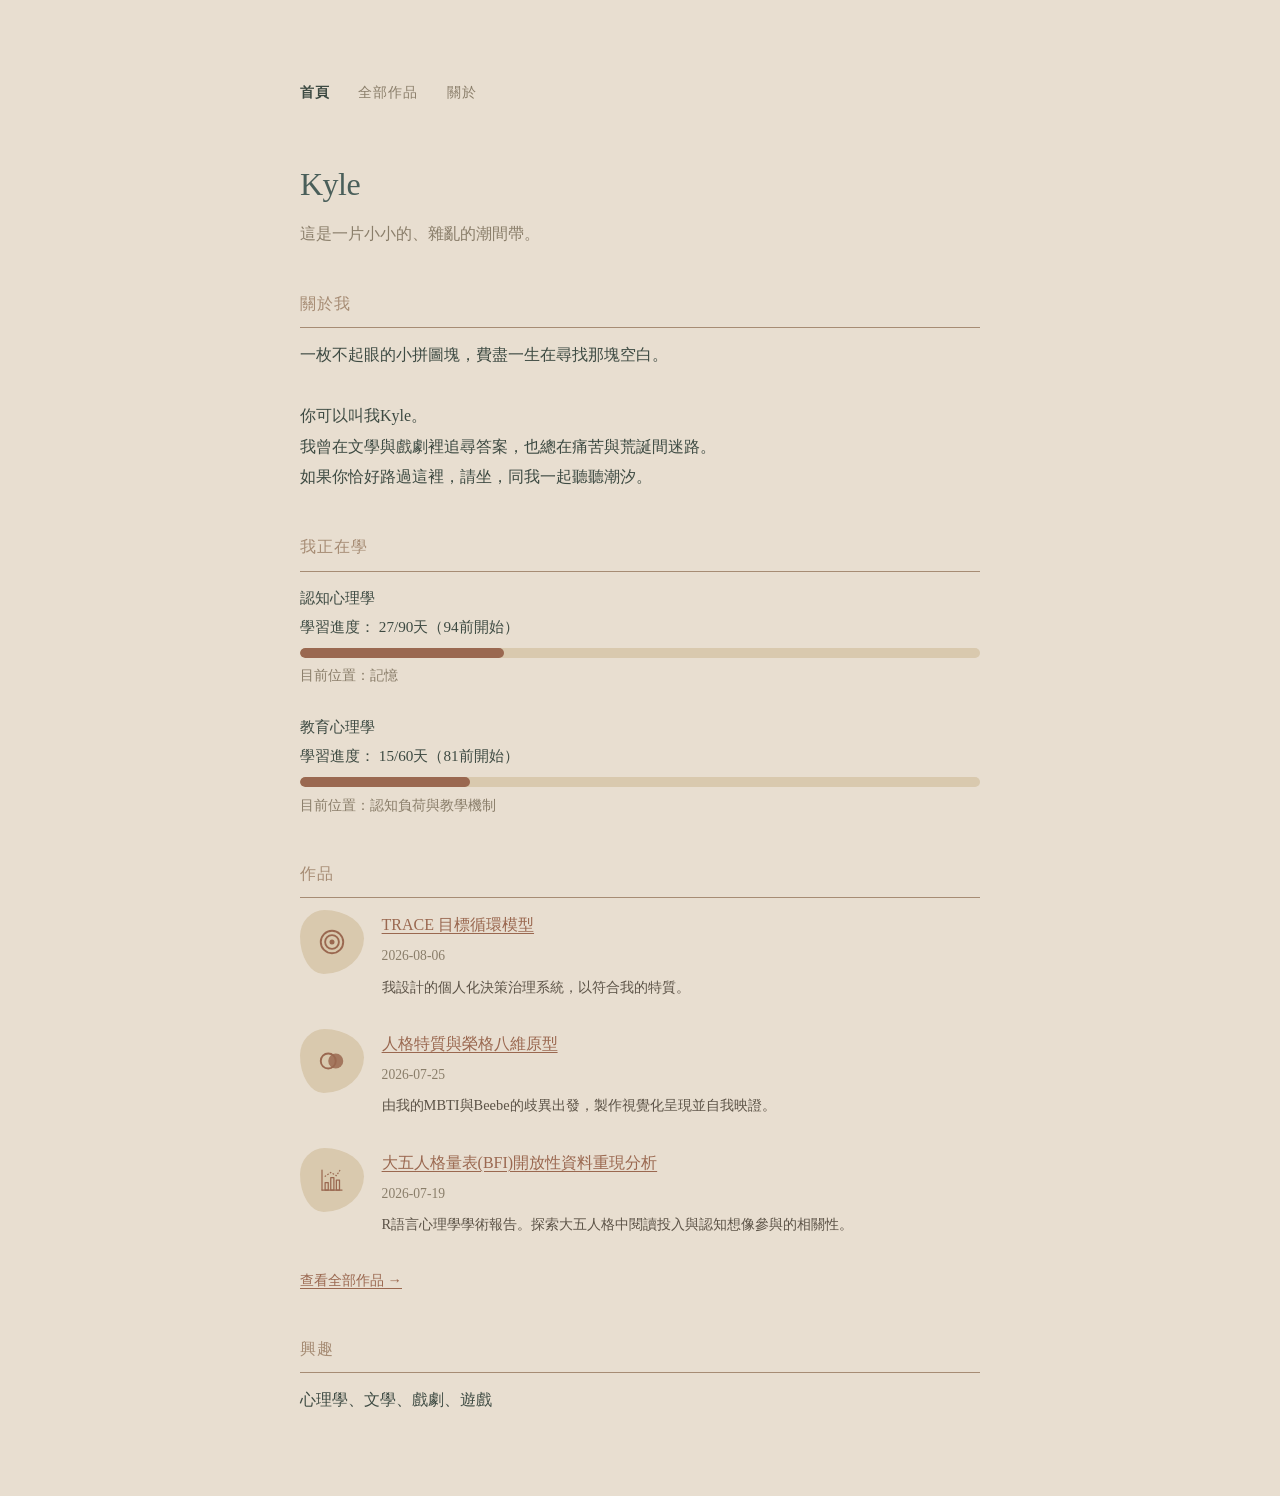
<file: index.html>
<!DOCTYPE html>
<html lang="zh-TW">
<head>
  <meta charset="UTF-8">
  <meta name="viewport" content="width=device-width, initial-scale=1.0">
  <title>Kyle</title>
  <style>
    body {
      background-color: #e8ded0;
      color: #3d4a42;
      font-family: Georgia, serif;
      max-width: 680px;
      margin: 80px auto;
      padding: 0 24px;
      line-height: 1.9;
    }

    h1 {
      color: #4a5f5a;
      font-size: 2rem;
      font-weight: normal;
      letter-spacing: -0.5px;
      margin-bottom: 0.25rem;
    }

    h2 {
      font-size: 1rem;
      font-weight: normal;
      color: #a68c74;
      margin-top: 2.5rem;
      margin-bottom: 0.75rem;
      text-transform: uppercase;
      letter-spacing: 1px;
      border-bottom: 1px solid #a68c74;
      padding-bottom: 0.5rem;
    }

    p {
      margin: 0 0 1rem;
    }

    a {
      color: #9a6850;
      text-decoration: underline;
      text-underline-offset: 3px;
    }

    a:hover {
      color: #a68c74;
    }

    .tagline {
      color: #8a7e6a;
      font-size: 1rem;
      margin-bottom: 2.5rem;
    }

    /* 導覽列 */
    nav {
      margin-bottom: 3rem;
      font-size: 0.85rem;
      letter-spacing: 1px;
    }

    nav a {
      color: #8a7e6a;
      text-decoration: none;
      margin-right: 1.5rem;
      text-transform: uppercase;
    }

    nav a:hover {
      color: #4a5f5a;
    }

    nav a.nav-active {
      color: #3d4a42;
      font-weight: bold;
    }

    /* 作品卡片 */
    .work-card {
      display: flex;
      align-items: flex-start;
      gap: 1.1rem;
      margin-bottom: 1.75rem;
    }

    .work-thumb {
      flex-shrink: 0;
      width: 64px;
      height: 64px;
      display: flex;
      align-items: center;
      justify-content: center;
      background: #d9c9ae;
      color: #9a6850;
      border-radius: 38% 62% 63% 37% / 41% 44% 56% 59%;
      transition: transform 0.3s ease;
    }

    .work-thumb svg {
      width: 30px;
      height: 30px;
    }

    .work-card:hover .work-thumb {
      transform: scale(1.08) rotate(3deg);
    }

    .work-info a {
      font-size: 1rem;
    }

    .work-date {
      font-size: 0.85rem;
      color: #8a7e6a;
      margin: 0.15rem 0 0.3rem;
    }

    .work-desc {
      font-size: 0.9rem;
      color: #5c5347;
      margin: 0;
    }

    .all-works-link {
      font-size: 0.9rem;
    }

    /* 按鈕 */
    #quote-btn {
      background: transparent;
      border: 1px solid #9a6850;
      color: #9a6850;
      font-family: Georgia, serif;
      font-size: 0.8rem;
      padding: 4px 14px;
      margin-top: 0.5rem;
      border-radius: 4px;
      cursor: pointer;
      transition: background 0.2s;
    }

    #quote-btn:hover {
      background: rgba(154, 104, 80, 0.1);
    }
    /* 學習進度條 */
    .progress-section {
      margin-bottom: 1.5rem;
    }

    .progress-label {
      font-size: 0.95rem;
      color: #3d4a42;
      margin-bottom: 0.4rem;
    }

    .progress-bar-bg {
      background: #d9c9ae;
      border-radius: 6px;
      height: 10px;
      overflow: hidden;
    }

    .progress-bar-fill {
      background: #9a6850;
      height: 100%;
      border-radius: 6px;
      transition: width 0.6s ease;
    }

    .progress-content {
      font-size: 0.85rem;
      color: #8a7e6a;
      margin: 0.35rem 0 0;
    }

    /* 當螢幕寬度小於 600px 時（手機） */
    @media (max-width: 600px) {
      body {
        margin: 40px auto;
        padding: 0 16px;
      }
      h1 {
        font-size: 1.6rem;
      }
      .work-thumb {
        width: 52px;
        height: 52px;
      }
      .work-thumb svg {
        width: 26px;
        height: 26px;
      }
    }
  </style>
</head>
<body>

  <nav id="nav-container"></nav>

  <h1>Kyle</h1>
  <p class="tagline">這是一片小小的、雜亂的潮間帶。</p>

  <h2 id="about">關於我</h2>
  <p>一枚不起眼的小拼圖塊，費盡一生在尋找那塊空白。<br><br>你可以叫我Kyle。<br>我曾在文學與戲劇裡追尋答案，也總在痛苦與荒誕間迷路。<br>如果你恰好路過這裡，請坐，同我一起聽聽潮汐。
  </p>

  <h2>我正在學</h2>
  <div id="progress-container"></div>

  <h2>作品</h2>
  <div id="works-container"></div>
  <p class="all-works-link"><a href="works.html">查看全部作品 →</a></p>

  <h2>興趣</h2>
  <p>心理學、文學、戲劇、遊戲</p>

  <script src="works-render.js"></script>
  <script src="nav.js"></script>
  <script>
    renderWorks('works-container', 3);
    renderNav('nav-container');

    const plans = [
      { name: "認知心理學", start: "2026-9-1", total: 90, studied: 27, recent: "記憶" },
      { name: "教育心理學", start: "2026-9-14", total: 60, studied: 15, recent: "認知負荷與教學機制" }
    ];

    function renderProgress(containerId) {
      let HTML = '';
      for (const progress of plans) {
        const now = new Date()
        const start = new Date(progress.start);
        const diffMs = now - start;
        const diffDays = Math.floor(diffMs / (1000 * 60 * 60 * 24));
        const percent = progress.studied / progress.total * 100
        HTML += `
          <div class="progress-section"${progress.name === "多益備考"? ' id="toeic-section"' : ""}>
          <p class="progress-label">${progress.name} <br> 學習進度： ${progress.studied}/${progress.total}天（${diffDays}前開始）</p>
           <div class="progress-bar-bg">
           <div class="progress-bar-fill" style="width: ${percent}%"></div>
           </div>
           <p class="progress-content">目前位置：${progress.recent}</p>
        </div>
            `;
      }
      document.getElementById(containerId).innerHTML = HTML;
    }

    async function loadQuote() {
      const response = await fetch('https://dummyjson.com/quotes/random');
      const data = await response.json();   
      const qttext = document.getElementById('quote-text');
      qttext.innerText ='一天一則英文句子：\n "' + data.quote + '" \u00A0--by ' + data.author;
    }

    function setupQuoteSection() {
      const toeic = document.getElementById('toeic-section');
      toeic.insertAdjacentHTML(
        'beforeend', `<p id="quote-text" class="progress-content"></p>
        <button id= "quote-btn">換一句</button>`
      )
      const qtbtn = document.getElementById('quote-btn')
      qtbtn.addEventListener("click", loadQuote);
    }

    renderProgress('progress-container');  // 先讓 toeic-section 存在
    setupQuoteSection();                    // 再建立名言結構跟按鈕
    loadQuote();                            // 最後填入第一句
  </script>

</body>
</html>
</file>
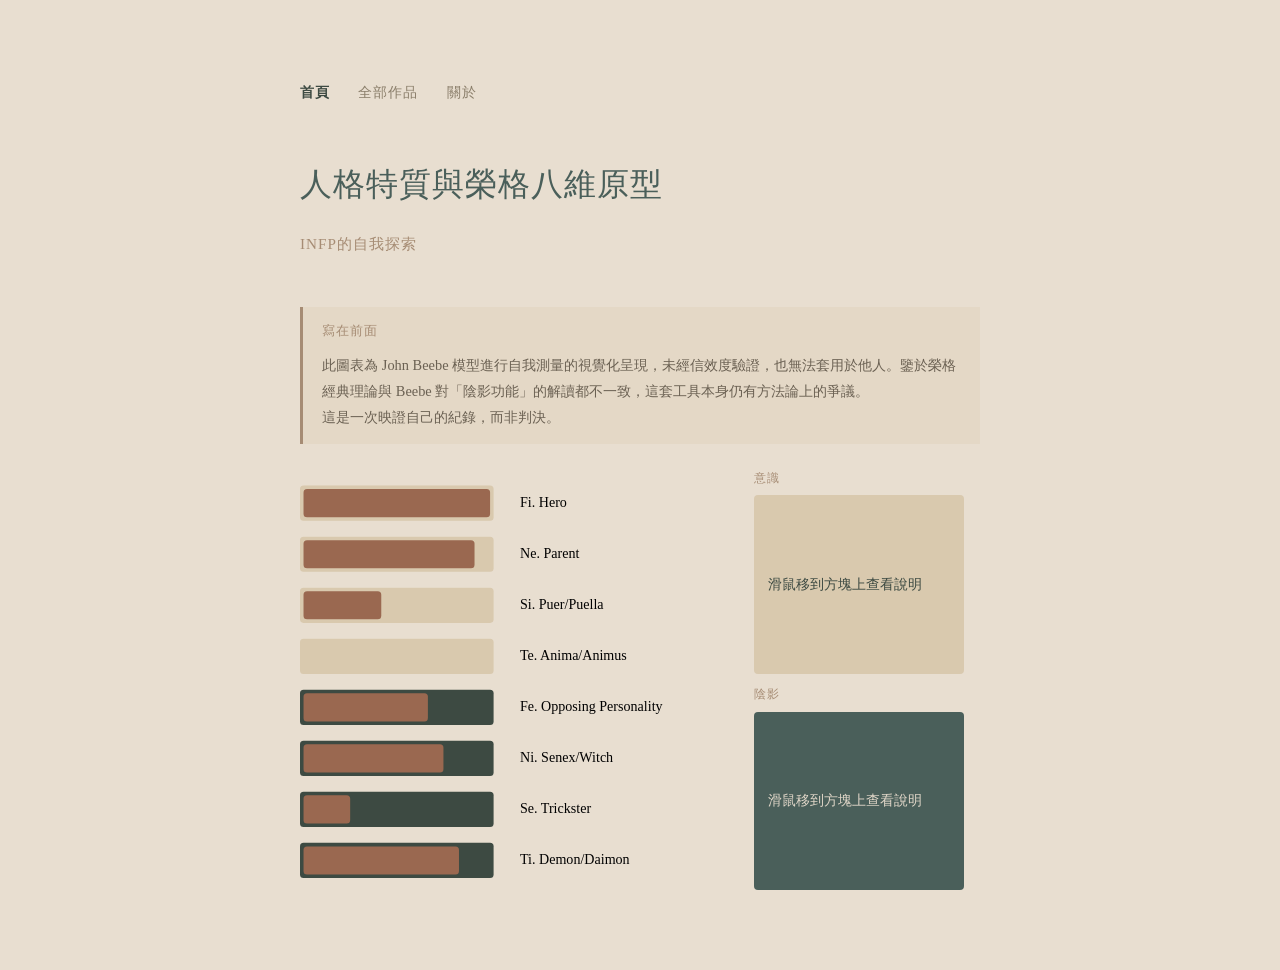
<file: Beebe_model/index.html>
<!DOCTYPE html>
<html lang="zh-TW">
<head>
<meta charset="UTF-8">
<meta name="viewport" content="width=device-width, initial-scale=1.0">
<title>人格特質與榮格八維原型 - Kyle</title>
<style>
  body {
    background-color: #e8ded0;
    color: #3d4a42;
    font-family: Georgia, serif;
    max-width: 680px;
    margin: 80px auto;
    padding: 0 24px;
    line-height: 1.9;
  }


    /* ── 標題區 ── */
  header {
      margin-bottom: 3rem;
  }

  header h1 {
      font-family: Georgia, serif;
      font-size: 2rem;
      font-weight: normal;
      color: #4a5f5a;                /* 深海墨綠——最深的顏色留給標題 */
      letter-spacing: 1px;
      margin-bottom: 0.25rem;
  }

  header p {
      color: #a68c74;                /* 乾沙輔助色——像退潮後沙上的水痕 */
      font-weight: normal;    
      font-size: 0.95rem;
      letter-spacing: 1px;
  }

  h1 {
    color: #4a5f5a;
    font-size: 2rem;
    font-weight: normal;
    letter-spacing: -0.5px;
    margin-bottom: 0.25rem;
  }

  nav {
    margin-bottom: 3rem;
    font-size: 0.85rem;
    letter-spacing: 1px;
  }

  nav a {
    color: #8a7e6a;
    text-decoration: none;
    margin-right: 1.5rem;
    text-transform: uppercase;
  }

  nav a:hover {
    color: #4a5f5a;
  }

  nav a.nav-active {
    color: #3d4a42;
    font-weight: bold;
  }

  .beebe-container {
    display: flex;
    gap: 14px;
    align-items: stretch;
    margin-top: 1.5rem;
  }

  .beebe-chart {
    flex-shrink: 0;
  }

  .beebe-info {
    width: 210px;
    flex-shrink: 0;
    display: flex;
    flex-direction: column;
    gap: 10px;
    font-size: 0.85rem;
    line-height: 1.75;
  }

  .beebe-info-half {
    flex: 1;
    display: flex;
    flex-direction: column;
  }

  /* 標籤放在內容框外面，不佔用內容框的空間 */
  .info-label {
    font-size: 0.75rem;
    letter-spacing: 1px;
    text-transform: uppercase;
    color: #a68c74;
    margin-bottom: 0.4rem;
  }

  .info-box {
    flex: 1;
    padding: 12px 14px;
    border-radius: 4px;
    display: flex;
    align-items: center;
  }

  #info-conscious {
    background: #d9c9ae;
    color: #3d4a42;
  }

  #info-shadow {
    background: #4a5f5a;
    color: #e0d6c8;
  }

  .version-notes {
    background: rgba(217, 201, 174, 0.3);
    border-left: 3px solid #a68c74;
    padding: 0.8rem 1.2rem;
    margin-top: 2rem;
  }

  .version-notes h3 {
    margin: 0 0 0.6rem;
    font-size: 0.8rem;
    text-transform: uppercase;
    letter-spacing: 1px;
    color: #a68c74;
    font-weight: normal;
  }

  .version-notes p {
    font-size: 0.9rem;
    color: #6b6153;
    line-height: 1.8;
    margin: 0;
  }

  @media (max-width: 600px) {
    body {
      margin: 40px auto;
      padding: 0 16px;
    }
    .beebe-container {
      flex-direction: column;
    }
    .beebe-info {
      width: 100%;
      flex-direction: row;
    }
  }
</style>
</head>
<body>

<nav id="nav-container"></nav>
<header>
<h1>人格特質與榮格八維原型</h1>
<p>INFP的自我探索</p>
</header>

<div class="version-notes">
  <h3>寫在前面</h3>
  <p>
    此圖表為 John Beebe 模型進行自我測量的視覺化呈現，未經信效度驗證，也無法套用於他人。鑒於榮格經典理論與 Beebe 對「陰影功能」的解讀都不一致，這套工具本身仍有方法論上的爭議。<br>這是一次映證自己的紀錄，而非判決。
  </p>
</div>

<div class="beebe-container">
  <svg id="position-chart" class="beebe-chart" width="440" viewBox="0 0 500 480">
    <path id="pairing-curve" d="" fill="none" stroke="#9a6850" stroke-width="2" opacity="0.75"/>
  </svg>

  <div class="beebe-info">
    <div class="beebe-info-half">
      <div id="label-conscious" class="info-label">意識</div>
      <div id="info-conscious" class="info-box">滑鼠移到方塊上查看說明</div>
    </div>
    <div class="beebe-info-half">
      <div id="label-shadow" class="info-label">陰影</div>
      <div id="info-shadow" class="info-box">滑鼠移到方塊上查看說明</div>
    </div>
  </div>
</div>



<script src="beebe.js"></script>
<script src="../nav.js"></script>
<script>
  renderNav('nav-container');
</script>

</body>
</html>
</file>
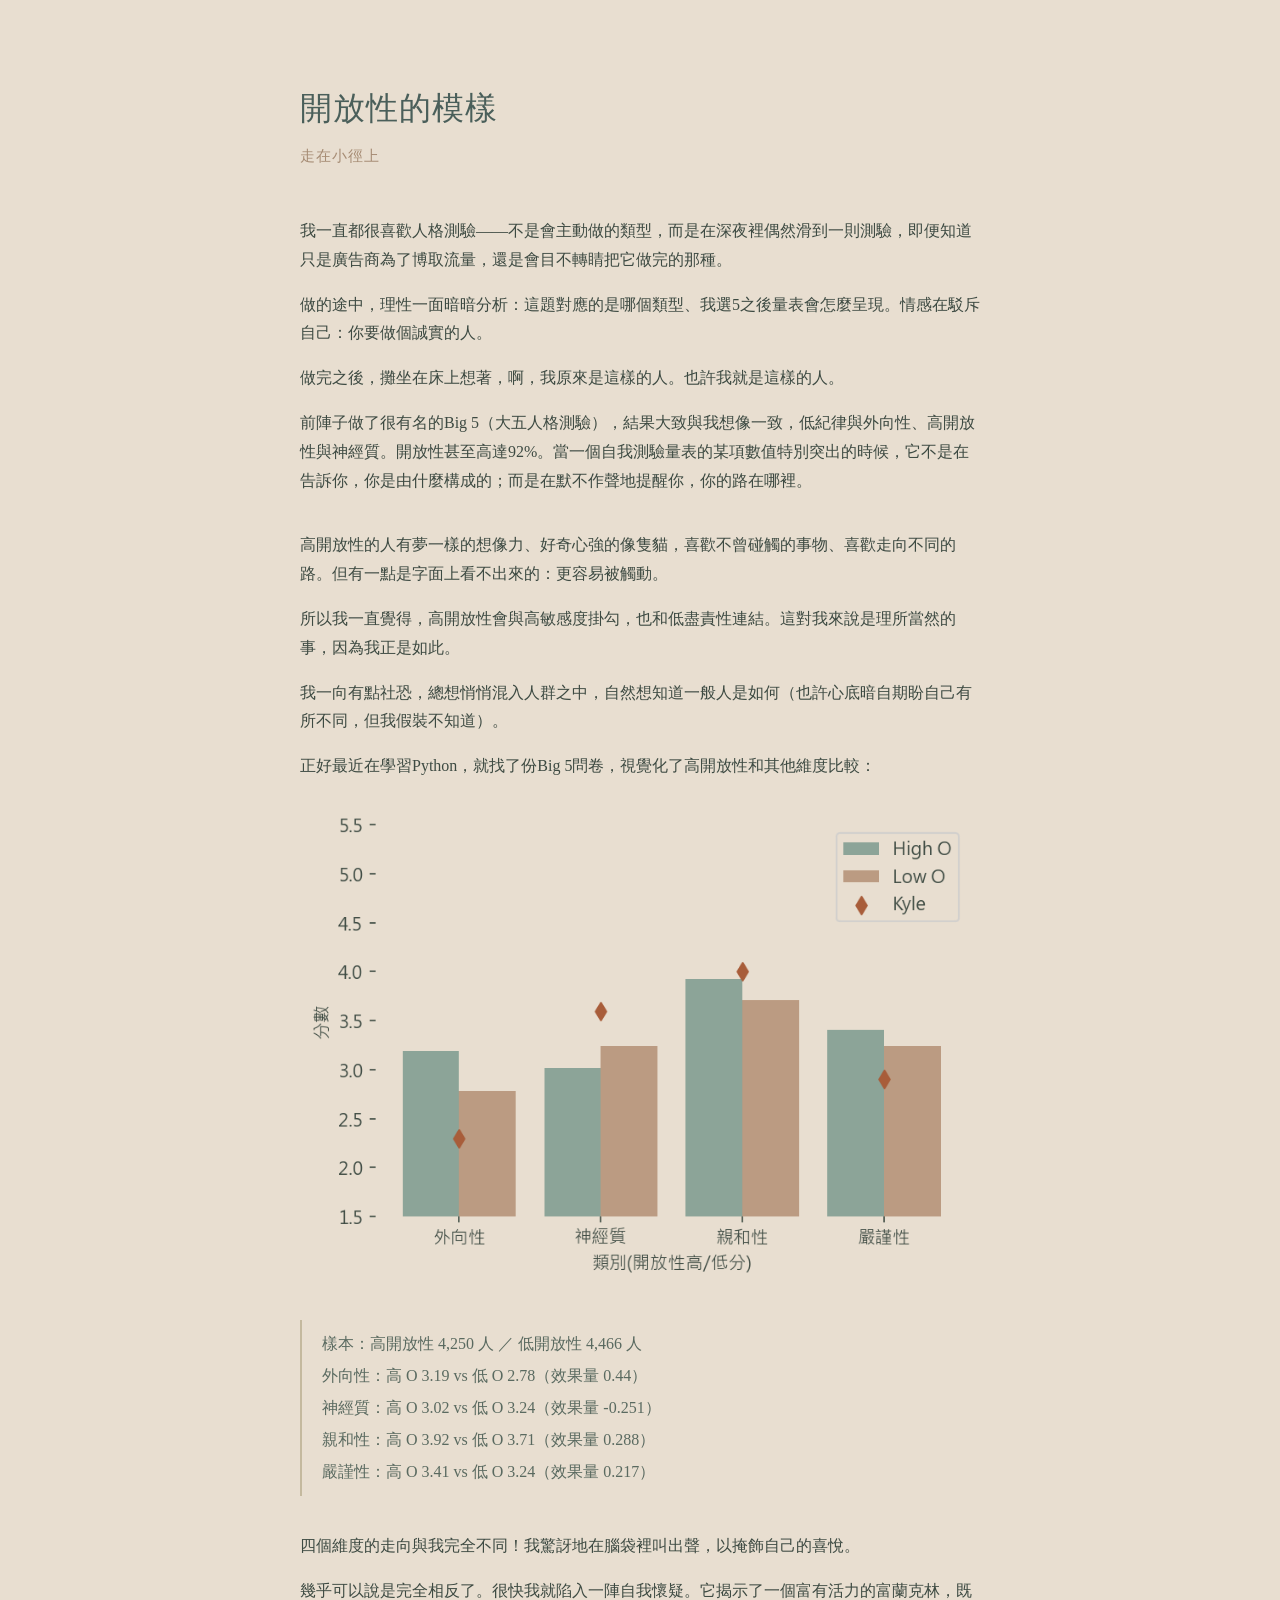
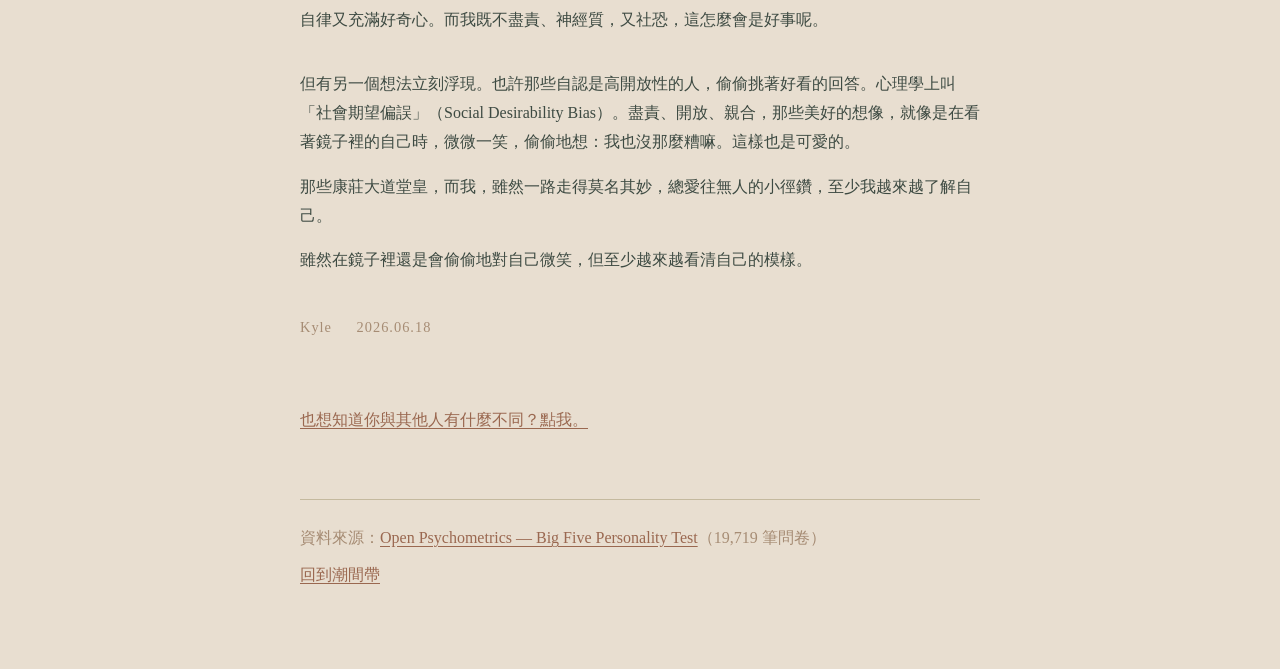
<file: openness/index.html>
<!DOCTYPE html>
<html lang="zh-Hant">
<head>
    <meta charset="UTF-8">
    <meta name="viewport" content="width=device-width, initial-scale=1.0">
    <title>開放性的模樣</title>
    <link rel="stylesheet" href="openness.css">
</head>
<body>

    <header>
        <h1>開放性的模樣</h1>
        <p>走在小徑上</p>
    </header>

    <main>
        <section id="story">
            <p>
                我一直都很喜歡人格測驗——不是會主動做的類型，而是在深夜裡偶然滑到一則測驗，即便知道只是廣告商為了博取流量，還是會目不轉睛把它做完的那種。
            </p>
            <p>
                做的途中，理性一面暗暗分析：這題對應的是哪個類型、我選5之後量表會怎麼呈現。情感在駁斥自己：你要做個誠實的人。
            </p>
            <p>
                做完之後，攤坐在床上想著，啊，我原來是這樣的人。也許我就是這樣的人。
            </p>
            <p>
                前陣子做了很有名的Big 5（大五人格測驗），結果大致與我想像一致，低紀律與外向性、高開放性與神經質。開放性甚至高達92%。當一個自我測驗量表的某項數值特別突出的時候，它不是在告訴你，你是由什麼構成的；而是在默不作聲地提醒你，你的路在哪裡。
            </p>
        </section>

        <section id="openness">
            <p>
                高開放性的人有夢一樣的想像力、好奇心強的像隻貓，喜歡不曾碰觸的事物、喜歡走向不同的路。但有一點是字面上看不出來的：更容易被觸動。
            </p>
            <p>
                所以我一直覺得，高開放性會與高敏感度掛勾，也和低盡責性連結。這對我來說是理所當然的事，因為我正是如此。
            </p>
            <p>
                我一向有點社恐，總想悄悄混入人群之中，自然想知道一般人是如何（也許心底暗自期盼自己有所不同，但我假裝不知道）。
            </p>
            <p>
                正好最近在學習Python，就找了份Big 5問卷，視覺化了高開放性和其他維度比較：
            </p>
            <figure>
                <img src="openness_comparison.png" alt="高開放性與低開放性在外向性、神經質、親和性、盡責性四個維度上的平均分數比較圖">
            </figure>
            <div id="summary-container"></div>
        </section>

        <section id="contradiction">
            <p>
                四個維度的走向與我完全不同！我驚訝地在腦袋裡叫出聲，以掩飾自己的喜悅。
            </p>
            <p>
                幾乎可以說是完全相反了。很快我就陷入一陣自我懷疑。它揭示了一個富有活力的富蘭克林，既自律又充滿好奇心。而我既不盡責、神經質，又社恐，這怎麼會是好事呢。
            </p>
        </section>

        <section id="reflection">
            <p>
                但有另一個想法立刻浮現。也許那些自認是高開放性的人，偷偷挑著好看的回答。心理學上叫「社會期望偏誤」（Social Desirability Bias）。盡責、開放、親合，那些美好的想像，就像是在看著鏡子裡的自己時，微微一笑，偷偷地想：我也沒那麼糟嘛。這樣也是可愛的。
            </p>
            <p>
                那些康莊大道堂皇，而我，雖然一路走得莫名其妙，總愛往無人的小徑鑽，至少我越來越了解自己。
            </p>
            <p>
                雖然在鏡子裡還是會偷偷地對自己微笑，但至少越來越看清自己的模樣。
            </p>
            <p class="signature">Kyle &emsp; 2026.06.18</p>
        </section>
        <br><p class="invitation"><a href="explore.html">也想知道你與其他人有什麼不同？點我。</a></p>
    </main>

    <footer>
        <p>資料來源：<a href="https://openpsychometrics.org/_rawdata/" target="_blank">Open Psychometrics — Big Five Personality Test</a>（19,719 筆問卷）</p>
        <p><a href="https://kylty.github.io/my-site/">回到潮間帶</a></p>
    </footer>

    <script src="openness.js"></script>
</body>
</html>
</file>
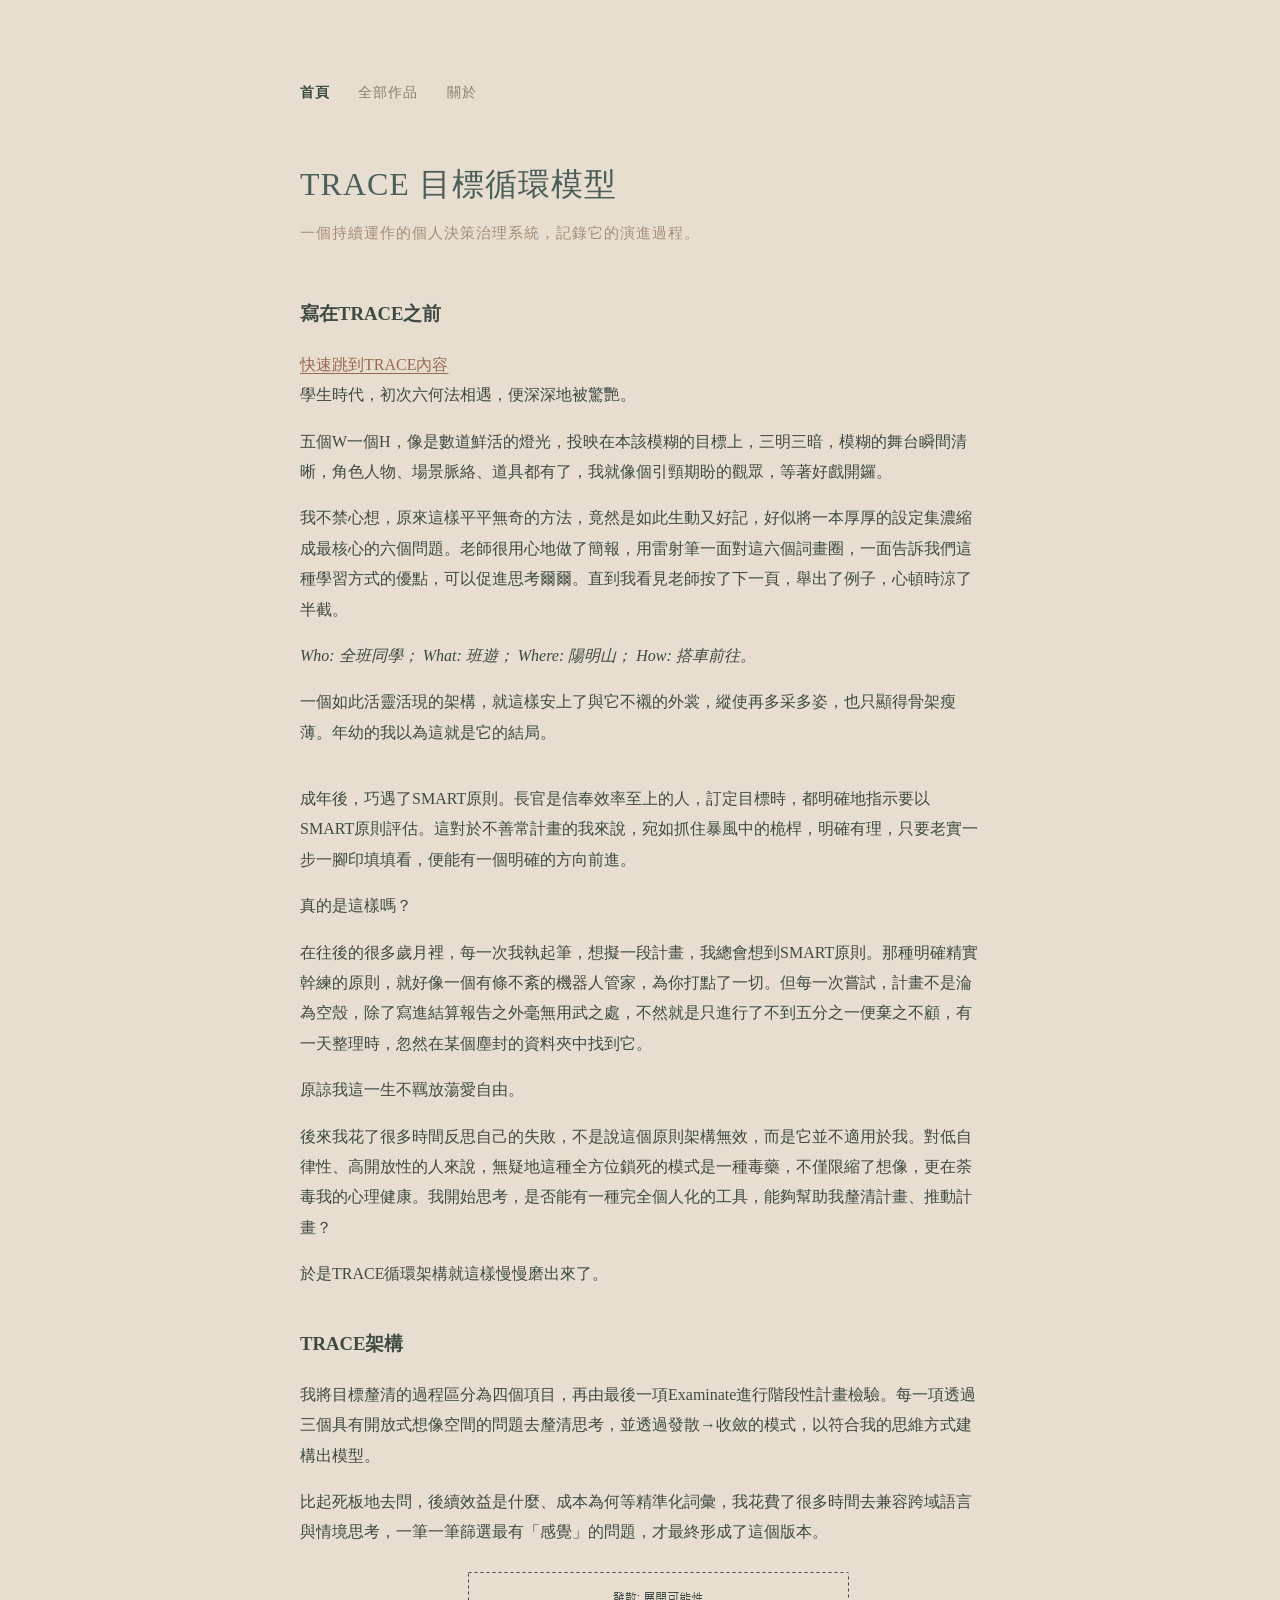
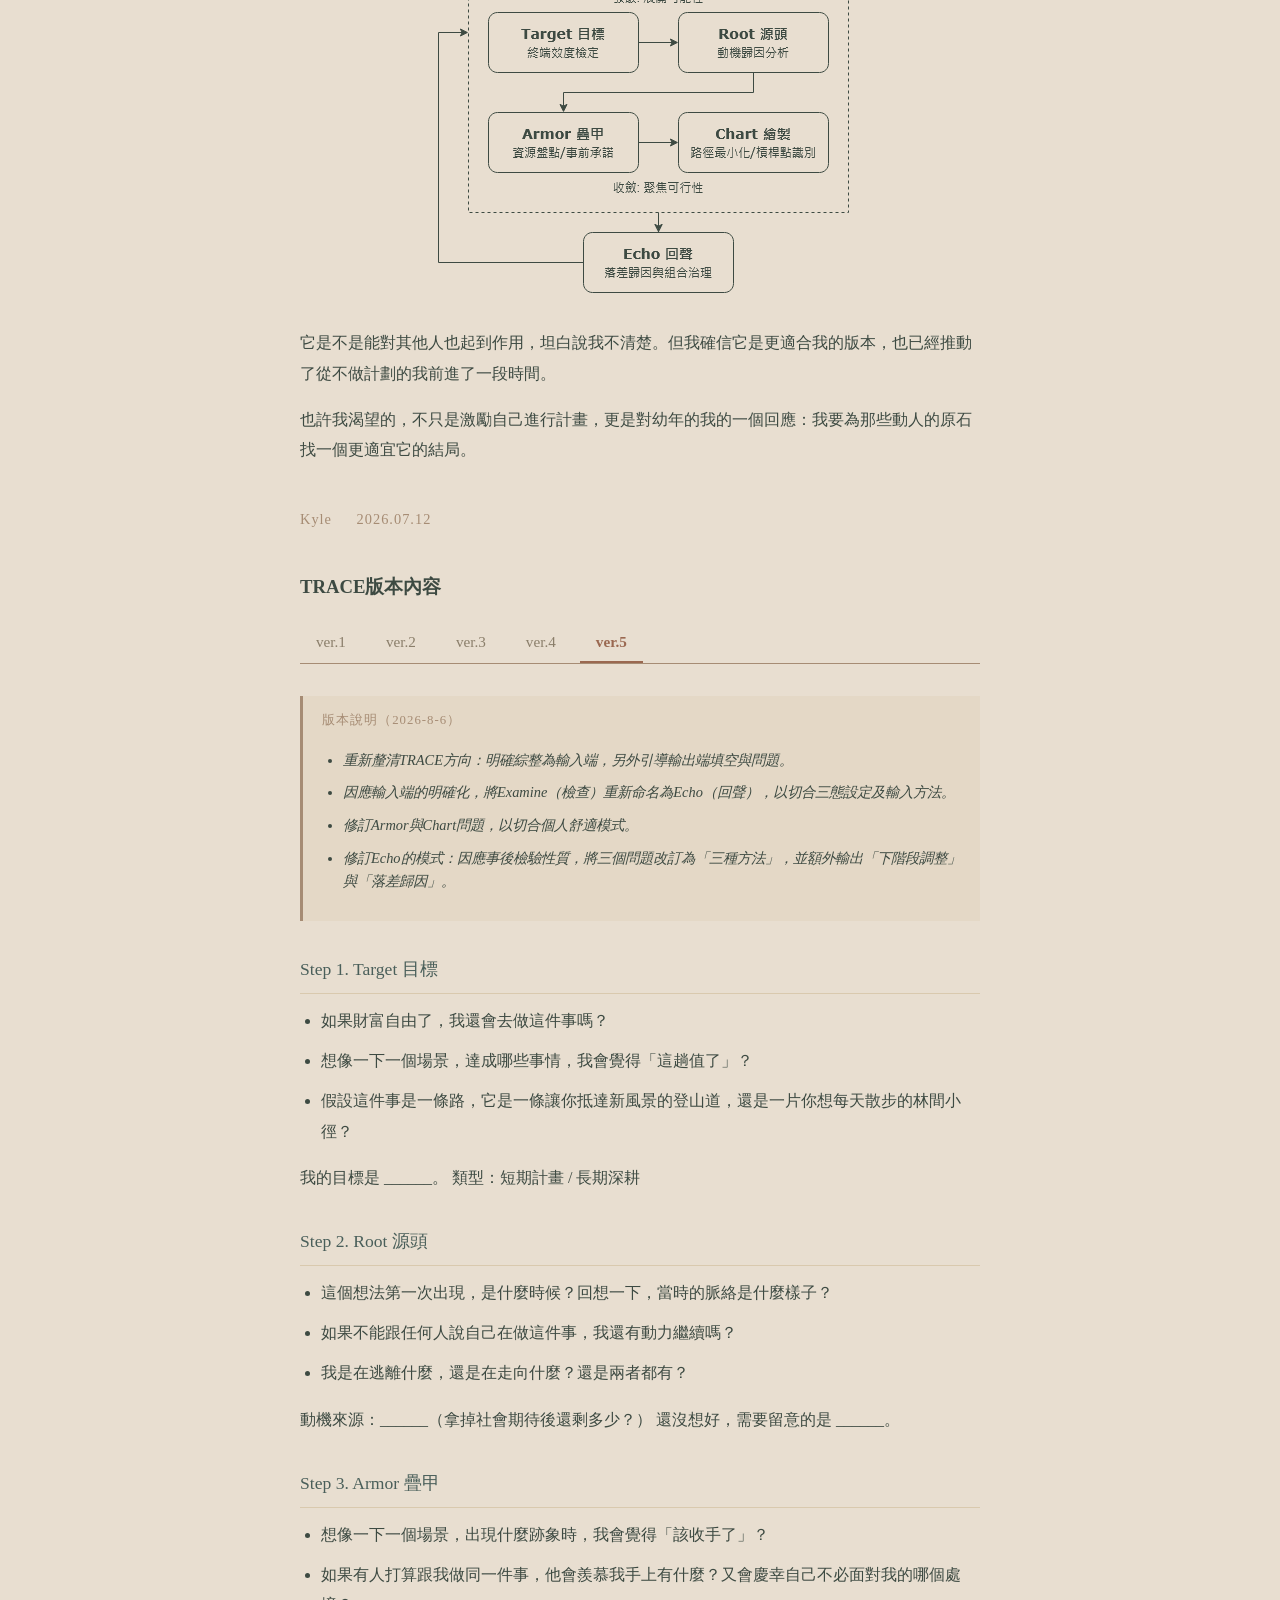
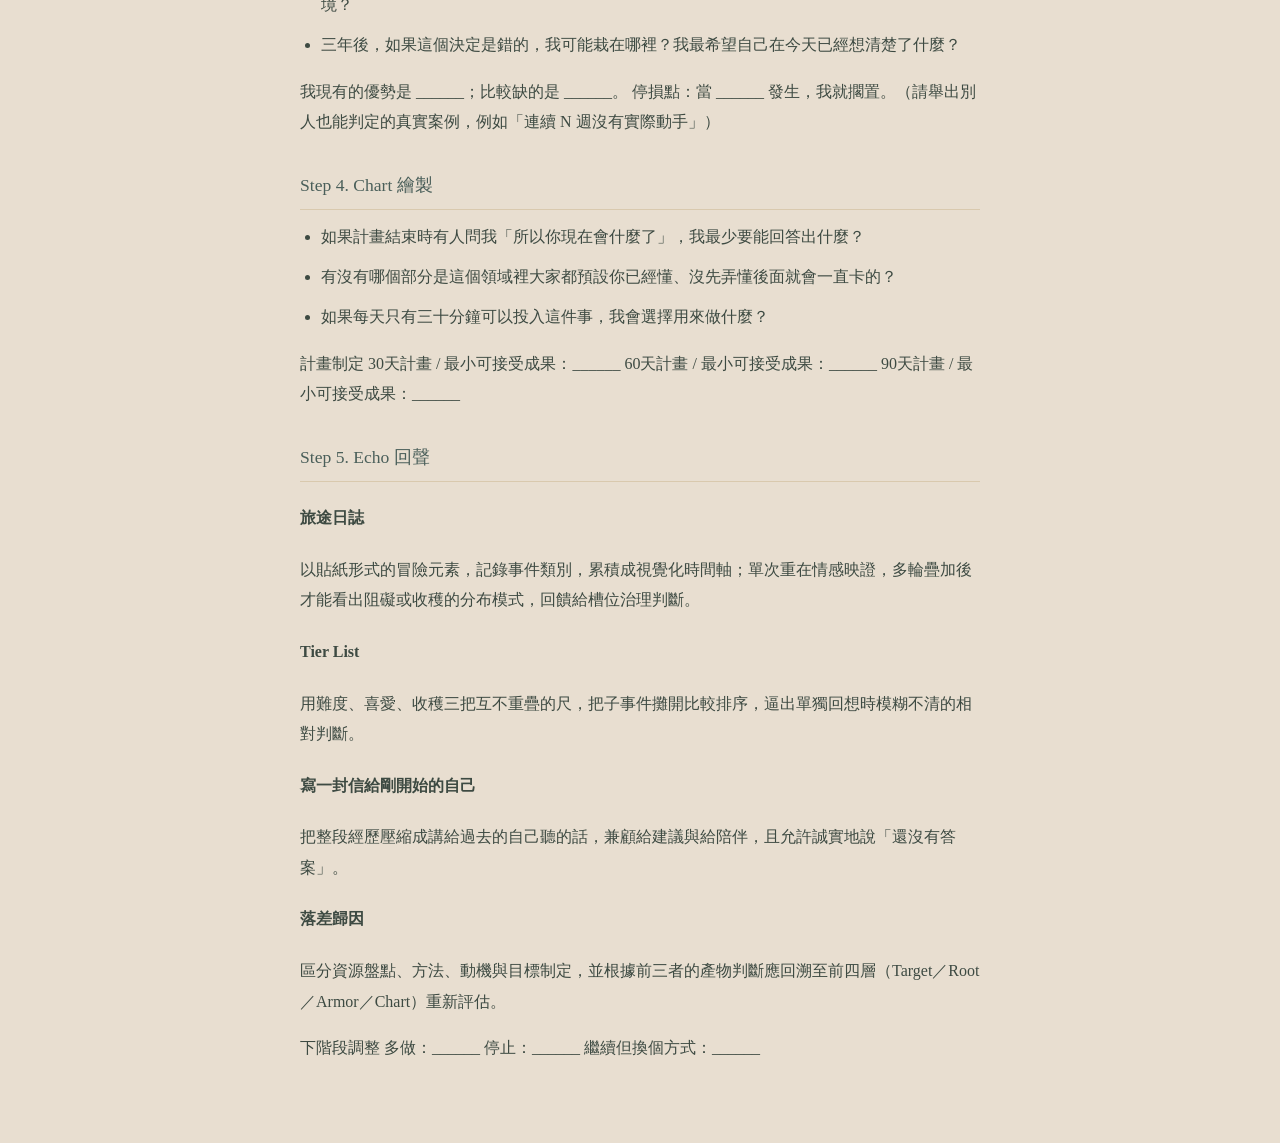
<file: TRACE/index.html>
<!DOCTYPE html>
<html lang="zh-TW">
<head>
  <meta charset="UTF-8">
  <meta name="viewport" content="width=device-width, initial-scale=1.0">
  <title>TRACE 目標循環模型 - Kyle</title>
  <style>
    body {
      background-color: #e8ded0;
      color: #3d4a42;
      font-family: Georgia, serif;
      max-width: 680px;
      margin: 80px auto;
      padding: 0 24px;
      line-height: 1.9;
    }

    /* ── 標題區 ── */
    header {
        margin-bottom: 3rem;
    }

    header h1 {
        font-family: Georgia, serif;
        font-size: 2rem;
        font-weight: normal;
        color: #4a5f5a;                /* 深海墨綠——最深的顏色留給標題 */
        letter-spacing: 1px;
        margin-bottom: 0.25rem;
    }

    header p {
        color: #a68c74;                /* 乾沙輔助色——像退潮後沙上的水痕 */
        font-weight: normal;    
        font-size: 0.95rem;
        letter-spacing: 1px;
    }

    p {
      margin: 0 0 1rem;
    }

    h1 {
      color: #4a5f5a;
      font-size: 2rem;
      font-weight: normal;
      letter-spacing: -0.5px;
      margin-bottom: 0.25rem;
    }

    /* ── 各區塊的間距 ── */
    section {
        margin-bottom: 2.25rem;
    }

    figure {
        margin: 1.5rem 0;
        text-align: center;
    }

    figure img {
        max-width: 100%;
        border-radius: 4px;
    }

    .tagline {
      color: #8a7e6a;
      font-size: 1rem;
      margin-bottom: 2.5rem;
    }

    nav {
      margin-bottom: 3rem;
      font-size: 0.85rem;
      letter-spacing: 1px;
    }

    nav a {
      color: #8a7e6a;
      text-decoration: none;
      margin-right: 1.5rem;
      text-transform: uppercase;
    }

    nav a:hover {
      color: #4a5f5a;
    }

    nav a.nav-active {
      color: #3d4a42;
      font-weight: bold;
    }

    /* ── 簽名 ── */
    .signature {
        margin-top: 2.5rem;
        color: #a68c74;
        font-size: 0.9rem;
        letter-spacing: 1px;
    }

    /* 標籤按鈕列 */
    .tabs {
      display: flex;
      gap: 0.5rem;
      margin-bottom: 2rem;
      border-bottom: 1px solid #a68c74;
      padding-bottom: 0;
    }

    .tab-btn {
      background: none;
      border: none;
      font-family: Georgia, serif;
      font-size: 0.95rem;
      color: #8a7e6a;
      padding: 0.6rem 1rem;
      cursor: pointer;
      border-bottom: 2px solid transparent;
      transition: color 0.2s, border-color 0.2s;
    }

    .tab-btn:hover {
      color: #4a5f5a;
    }

    .tab-btn.active {
      color: #9a6850;
      border-bottom: 2px solid #9a6850;
      font-weight: bold;
    }

    /* ── 連結 ── */
    a {
        color: #9a6850;                /* 招潮蟹的鏽橘——整頁唯一的暖色強調 */
        text-decoration: underline;
        text-underline-offset: 3px;
    }

    a:hover {
        color: #a68c74;
    }

    /* 引言區塊 */
    .version-notes {
      background: rgba(217, 201, 174, 0.3);
      border-left: 3px solid #a68c74;
      padding: 0.8rem 1.2rem;
      margin-bottom: 2rem;
    }

    #trace-content .version-notes h3 {
    margin: 0 0 0.6rem;
    font-style: normal;
    font-size: 0.8rem;
    text-transform: uppercase;
    letter-spacing: 1px;
    color: #a68c74;
    font-weight: normal;
    border-bottom: none;
  }

    .version-notes ul {
      margin: 0;
      padding-left: 1.2rem;
    }

    .version-notes li {
      font-size: 0.9rem;
      font-style: italic;
      color: #6b6153;
      line-height: 1.6;
      margin-bottom: 0.4rem;
    }
    /* 內容區塊 */
    #trace-content h3 {
      color: #4a5f5a;
      font-size: 1.1rem;
      font-weight: normal;
      margin-top: 2rem;
      margin-bottom: 0.75rem;
      border-bottom: 1px solid #d9c9ae;
      padding-bottom: 0.4rem;
    }

    #trace-content ul {
      margin: 0 0 1rem;
      padding-left: 1.3rem;
    }

    #trace-content li {
      margin-bottom: 0.6rem;
      color: #3d4a42;
    }

    #trace-content strong {
      color: #9a6850;
    }

    #trace-content del {
      color: #a68c74;
      opacity: 0.6;
    }

    #trace-content mark {
      background: #e8c4a8;
      color: #6b3d1f;
      padding: 0.05em 0.2em;
      border-radius: 2px;
    }

    @media (max-width: 600px) {
      body {
        margin: 40px auto;
        padding: 0 16px;
      }
      h1 {
        font-size: 1.6rem;
      }
      .tabs {
        flex-wrap: wrap;
      }
    }
  </style>
</head>
<body>
  <nav id="nav-container"></nav>
  <header>
    <h1>TRACE 目標循環模型</h1>
    <p>一個持續運作的個人決策治理系統，記錄它的演進過程。</p>
  </header>
    <section id="origin">
      <h3>寫在TRACE之前</h3>
      <a href= "index.html#version">快速跳到TRACE內容</a>
      <p>學生時代，初次六何法相遇，便深深地被驚艷。</p>
      <p>五個W一個H，像是數道鮮活的燈光，投映在本該模糊的目標上，三明三暗，模糊的舞台瞬間清晰，角色人物、場景脈絡、道具都有了，我就像個引頸期盼的觀眾，等著好戲開鑼。</p>
      <p>我不禁心想，原來這樣平平無奇的方法，竟然是如此生動又好記，好似將一本厚厚的設定集濃縮成最核心的六個問題。老師很用心地做了簡報，用雷射筆一面對這六個詞畫圈，一面告訴我們這種學習方式的優點，可以促進思考爾爾。直到我看見老師按了下一頁，舉出了例子，心頓時涼了半截。</p>
      <p><i>Who: 全班同學； What: 班遊； Where: 陽明山； How: 搭車前往。</i></p>
      <p>一個如此活靈活現的架構，就這樣安上了與它不襯的外裳，縱使再多采多姿，也只顯得骨架瘦薄。年幼的我以為這就是它的結局。</p>
      </section>
    <section id="SMART">
      <p>成年後，巧遇了SMART原則。長官是信奉效率至上的人，訂定目標時，都明確地指示要以SMART原則評估。這對於不善常計畫的我來說，宛如抓住暴風中的桅桿，明確有理，只要老實一步一腳印填填看，便能有一個明確的方向前進。</p>      
      <p>真的是這樣嗎？</p>
      <p>在往後的很多歲月裡，每一次我執起筆，想擬一段計畫，我總會想到SMART原則。那種明確精實幹練的原則，就好像一個有條不紊的機器人管家，為你打點了一切。但每一次嘗試，計畫不是淪為空殼，除了寫進結算報告之外毫無用武之處，不然就是只進行了不到五分之一便棄之不顧，有一天整理時，忽然在某個塵封的資料夾中找到它。</p>
      <p>原諒我這一生不羈放蕩愛自由。</p>
      <p>後來我花了很多時間反思自己的失敗，不是說這個原則架構無效，而是它並不適用於我。對低自律性、高開放性的人來說，無疑地這種全方位鎖死的模式是一種毒藥，不僅限縮了想像，更在荼毒我的心理健康。我開始思考，是否能有一種完全個人化的工具，能夠幫助我釐清計畫、推動計畫？</p>
      <p>於是TRACE循環架構就這樣慢慢磨出來了。</p>
    </section>
    <section id="intro">
      <h3>TRACE架構</h3>
      <p>我將目標釐清的過程區分為四個項目，再由最後一項Examinate進行階段性計畫檢驗。每一項透過三個具有開放式想像空間的問題去釐清思考，並透過發散→收斂的模式，以符合我的思維方式建構出模型。</p>
      <p>比起死板地去問，後續效益是什麼、成本為何等精準化詞彙，我花費了很多時間去兼容跨域語言與情境思考，一筆一筆篩選最有「感覺」的問題，才最終形成了這個版本。</p>
      <figure>
        <img src="trace_architecture_flow.png" alt="TRACE循環架構圖">
     </figure>
      <p>它是不是能對其他人也起到作用，坦白說我不清楚。但我確信它是更適合我的版本，也已經推動了從不做計劃的我前進了一段時間。</p>
      <p>也許我渴望的，不只是激勵自己進行計畫，更是對幼年的我的一個回應：我要為那些動人的原石找一個更適宜它的結局。</p>
      <p class = "signature">Kyle &emsp; 2026.07.12</p>
    </section>
    <section id="version">
     <h3>TRACE版本內容</h3>
    <div class="tabs">
    <button class="tab-btn" data-version="ver1">ver.1</button>
    <button class="tab-btn" data-version="ver2">ver.2</button>
    <button class="tab-btn" data-version="ver3">ver.3</button>
    <button class="tab-btn" data-version="ver4">ver.4</button>
    <button class="tab-btn" data-version="ver5">ver.5</button>
  </div>

  <div id="trace-content"></div>

  <script src="trace.js"></script>
  <script src="../nav.js"></script>
  <script>
    renderNav('nav-container');
  </script>
  </section>
</body>
</html>
</file>
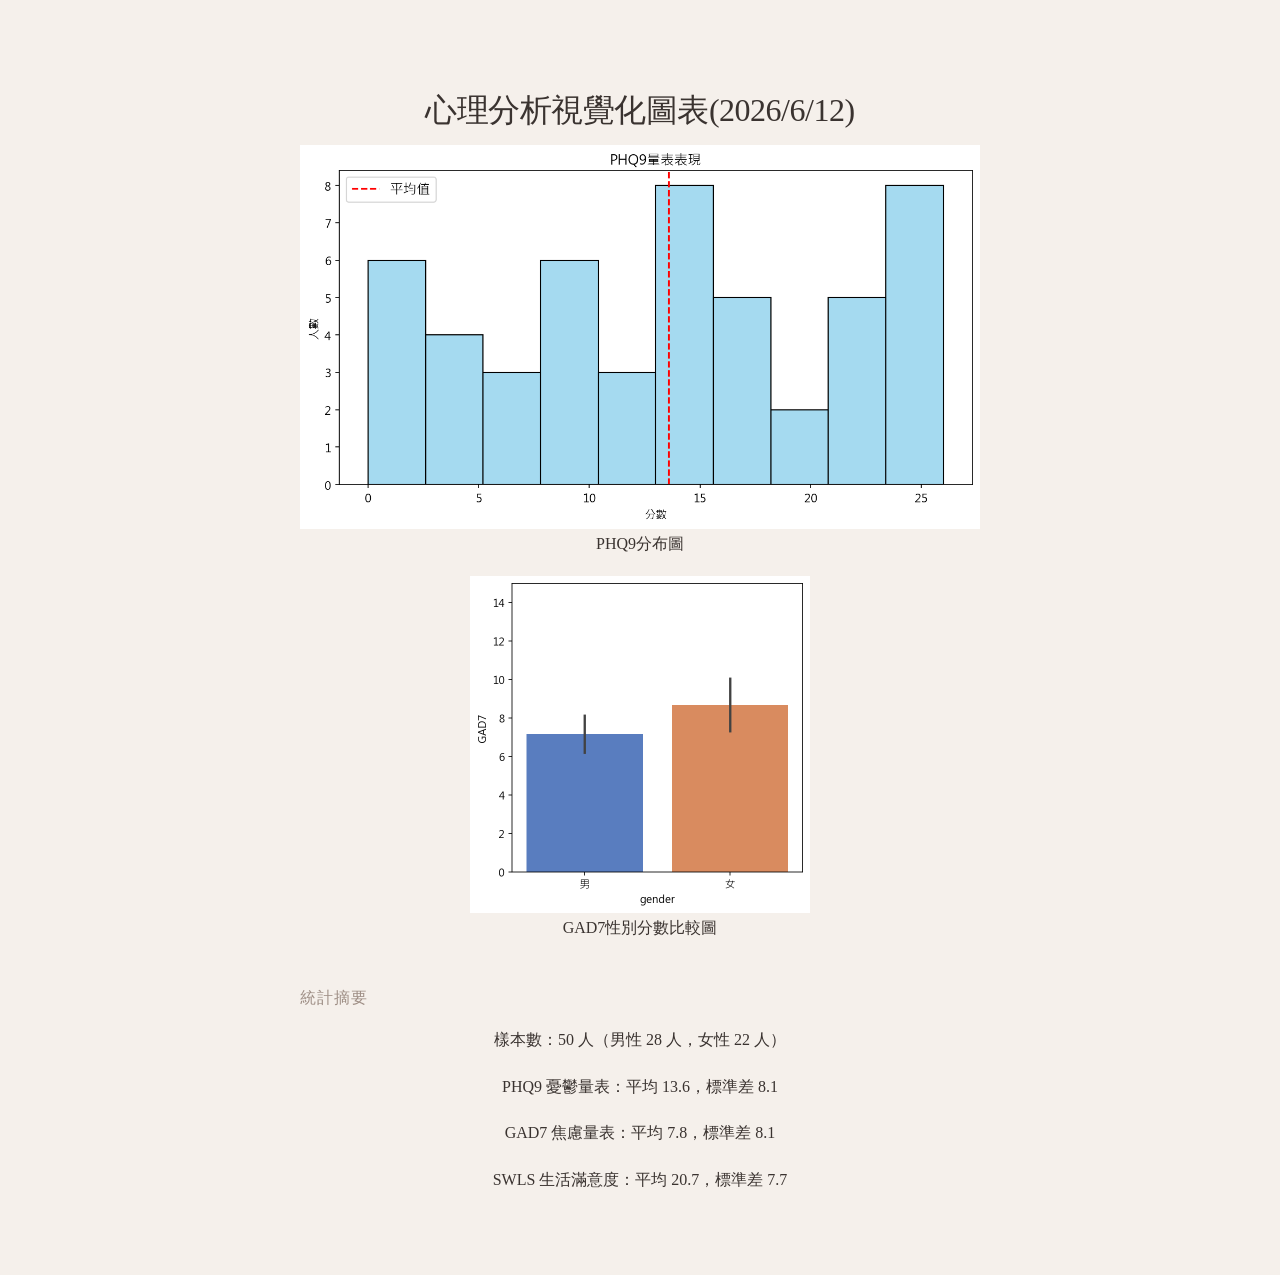
<file: analysis.html>
<!DOCTYPE html>
<html lang="zh-TW">
<head>
  <meta charset="UTF-8">
  <meta name="viewport" content="width=device-width, initial-scale=1.0">
  <title>心理測驗圖表範例</title>
  <style>
   body {
      background-color: #f5f0eb;
      color: #3a3330;
      font-family: Georgia, serif;
      max-width: 680px;
      margin: 80px auto;
      padding: 0 24px;
      line-height: 1.9;
    }

    h1 {
      font-size: 2rem;
      font-weight: normal;
      text-align: center;
      letter-spacing: -0.5px;
      margin-bottom: 0.25rem;
    }

    h2 {
      font-size: 1rem;
      font-weight: normal;
      color: #9e8e85;
      margin-top: 2.5rem;
      margin-bottom: 0.75rem;
      text-transform: uppercase;
      letter-spacing: 1px;
    }

    p {
      margin: 0 0 1rem;
      text-align: center;
    }

    a {
      color: #3a3330;
      text-decoration: underline;
      text-underline-offset: 3px;
    }

    a:hover {
      color: #9e8e85;
    }

    .tagline {
      color: #9e8e85;
      font-size: 1rem;
      margin-bottom: 2.5rem;
    }

    .work-item {
      margin-bottom: 1.25rem;
    }

    .work-item a {
      font-size: 1rem;
    }

    .work-item p {
      font-size: 0.9rem;
      color: #9e8e85;
      margin: 0.1rem 0 0;
    }

    .center-block {
        display: block;
        margin: 0 auto;
    }

    /* 當螢幕寬度小於 600px 時（手機） */
    @media (max-width: 600px) {
      body {
        margin: 40px auto;  /* 手機上縮小上下間距 */
        padding: 0 16px;    /* 手機上縮小左右內距 */
      }
      h1 {
        font-size: 1.6rem;  /* 手機上標題稍微縮小 */
      }
    }
    </style>
</head>
<body>
  <h1>心理分析視覺化圖表(2026/6/12)</h1>
  <img src="PHQ9_dist.png" alt="PHQ9分布圖" style="max-width:100%" class="center-block">
  <p>PHQ9分布圖</p>
  <img src="GAD7_gender.png" alt="GAD7性別分數比較圖" style="max-width:50%" class="center-block">
  <p>GAD7性別分數比較圖</p>

<h2>統計摘要</h2>
<div id= "summary"></div>
<script>
  fetch("summary.json")
  .then(response => response.json())
  .then(data => {
    const div = document.getElementById("summary");
    div.innerHTML = `
      <p>樣本數：${data["樣本數"]} 人（男性 ${data["男性人數"]} 人，女性 ${data["女性人數"]} 人）</p>
      <p>PHQ9 憂鬱量表：平均 ${data["PHQ9平均"]}，標準差 ${data["PHQ9標準差"]}</p>
      <p>GAD7 焦慮量表：平均 ${data["GAD7平均"]}，標準差 ${data["GAD7標準差"]}</p>
      <p>SWLS 生活滿意度：平均 ${data["SWLS平均"]}，標準差 ${data["SWLS標準差"]}</p>
    `;
  });
</script>
</body>
</html>
</file>
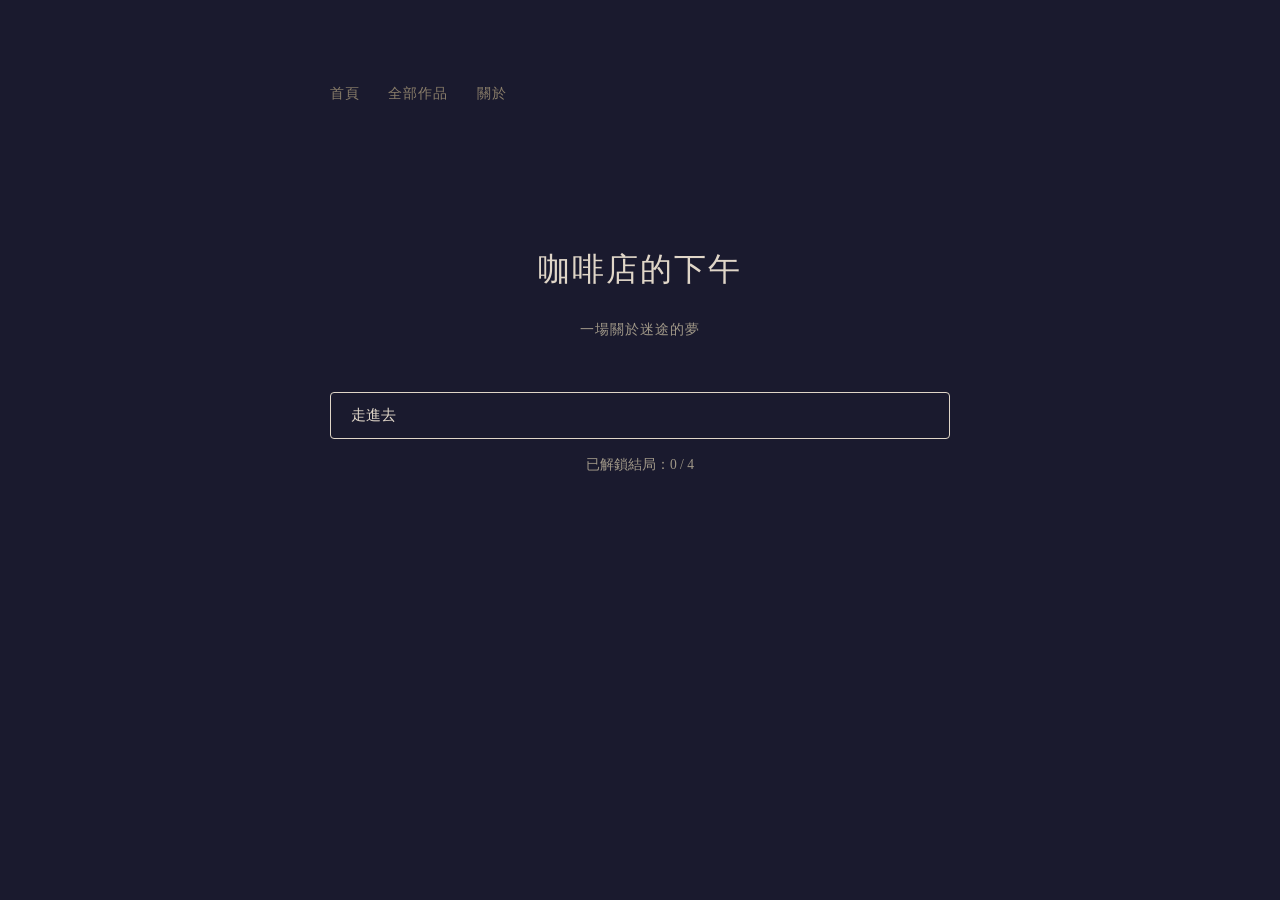
<file: story.html>
<!DOCTYPE html>
<html lang="zh-TW">
<head>
  <meta charset="UTF-8">
  <meta name="viewport" content="width=device-width, initial-scale=1.0">
  <title>咖啡店的下午</title>
  <style>

    /* 標題畫面的容器 */
    #title-screen {
    text-align: center;
    padding: 60px 0;
    transition: opacity 0.8s;  /* 淡出動畫 */
    }

    /* 標題文字 */      
    #title {
    font-size: 2rem;
    font-weight: normal;
    letter-spacing: 2px;
    margin-bottom: 0.5rem;
    }

    /* 副標題文字 */       
    #subtitle {
    font-size: 0.9rem;
    color: #a09888;
    margin-bottom: 3rem;
    letter-spacing: 1px;
    }

    /* 淡出動畫(本身不做事，等待後續javaScript加上去) */
    .fade-out {
    opacity: 0;  /* 透明度降到 0，觸發淡出 */
    }

    /* 整個頁面的基礎設定 */
    body {
      background-color: #1a1a2e;
      color: #e0d6c8;
      font-family: Georgia, serif;
      max-width: 620px;
      margin: 80px auto;
      padding: 0 24px;
      line-height: 2;
    }

    /* 故事敘述文字的區塊 */
    #scene-text {
      font-size: 1.1rem;
      margin-bottom: 2rem;
      min-height: 80px;
      transition: opacity 0.4s;  /* 場景切換時淡出 */
    }
    
    /* 場景淡出的觸發條件， */ 
    /* 當 scene-text 同時擁有 hidden class 時，opacity 變成 0。 */
    #scene-text.hidden {
      opacity: 0;
    }

    /* 所有選項按鈕的樣式。 */
    .choice-btn {
      display: block;
      width: 100%;
      background: transparent;
      border: 1px solid #e0d6c8;
      color: #e0d6c8;
      font-family: Georgia, serif;
      font-size: 0.95rem;
      padding: 12px 20px;
      margin-bottom: 12px;
      cursor: pointer;
      text-align: left;
      border-radius: 4px;
      transition: background 0.2s;
    }

    /*滑鼠懸停在按鈕上時的樣式。:hover 是一種「偽類」，代表「當滑鼠在上面的時候」。*/
    .choice-btn:hover {
      background: rgba(224, 214, 200, 0.1);
    }

    /*選項按鈕的容器，只設定了上方間距。*/
    #choices {
      margin-top: 1.5rem;
    }

        /* 導覽列 */
    nav {
      margin-bottom: 3rem;
      font-size: 0.85rem;
      letter-spacing: 1px;
    }

    nav a {
      color: #8a7e6a;
      text-decoration: none;
      margin-right: 1.5rem;
      text-transform: uppercase;
    }

    nav a:hover {
      color: #4a5f5a;
    }

    nav a.nav-active {
      color: #3d4a42;
      font-weight: bold;
      text-decoration: none;
    }
    /* 當螢幕寬度小於 600px 時（手機） */
    @media (max-width: 600px) {
      body {
        margin: 40px auto;  /* 手機上縮小上下間距 */
        padding: 0 16px;    /* 手機上縮小左右內距 */
      }

      h1 {
        font-size: 1.6rem;  /* 手機上標題稍微縮小 */
      }
    }

  </style>
</head>

<body>
  <nav id="nav-container"></nav>
  <div id="title-screen"> <!-- 1. 標題畫面 -->
    <h1 id="title">咖啡店的下午</h1>
    <p id="subtitle">一場關於迷途的夢</p>
    <button id="start-btn" class="choice-btn">走進去</button>
    <p id="endings-count" style="font-size:0.85rem; color:#a09888; margin-top:0.5rem;"></p>  
  </div>

  <div id="game" style="display:none">   <!-- 2. 遊戲畫面 -->
      
    <div id="scene-text"></div>
    <div id="choices"></div>
    </div> <!-- 關閉 #game -->

  <script>  
    /* ── Scene / EndingScene class ── */
    class Scene {
      constructor(text, choices) {
        this.text = text;
        this.choices = choices;
      }
    }

    class EndingScene extends Scene {
      constructor(text, choices, endingId) {
        super(text, choices);
        this.endingId = endingId;
      }
      unlock() {
        const key = 'ending_' + this.endingId;
        localStorage.setItem(key, 'true');
        updateEndingsCount();
      }
    }

    /* ── 故事資料 ── */
    const start = new Scene(
      '你在咖啡店裡閱讀。手邊一杯拿鐵已經喝空，杯壁上紋著一圈一圈的咖啡漬，好像浪在沙灘上留下的足跡。\n你不禁有些昏昏欲睡，視線開始朦朧......',
      [
        { label: '閉上雙眼。', next: 'close' },
        { label: '進入空杯。', next: 'cup' }
      ]
    );

    const close = new Scene(
      '即便闔上雙眼，世界卻不是一片漆黑。你依稀可見橙色的燈光在眼前晃盪，人影左右搖曳，你分不清處哪邊是開始，哪邊是盡頭。有一隻藍色貓站在樹上看著你。\n「你在等什麼？」他問道。',
      [
        { label: '「我只是路過。」', next: 'tree' },
        { label: '「我在等一切好轉。」', next: 'end_a' }
      ]
    );

    const cup = new Scene(
      '你鑽進了杯子裡面。你很快聞到一陣濃郁的咖啡香，一片咖啡色的海洋在你面前蕩漾。浪花仍然是白色，但上面帶著濃郁的奶泡。你突然有一個念頭，想要轉身就跑。',
      [
        { label: '「為什麼想逃跑？」你問自己。', next: 'escape' },
        { label: '逃跑', next: 'end_b' }
      ]
    );

    const tree = new Scene(
      '貓咪笑了。「我們誰不是路過？但你總得帶走些什麼。」說完，他從樹上摘了一顆星星，扔給了你。「現在，繼續迷你的路吧。」',
      [
        { label: '將星星收進口袋。', next: 'end_c' }
      ]
    );

    const escape = new Scene(
      '根本沒理由逃跑。你對自己說。你走向海浪，咖啡味幾乎有些刺鼻，你單膝跪地，將手伸進裡面。海浪化作一圈漩渦，將你緩緩拉入。不知怎地，你不是很想反抗。',
      [
        { label: '任由吞沒。', next: 'end_d' }
      ]
    );

    const end_a = new EndingScene(
      '「那你便繼續等吧。」貓呵呵笑著。他轉身，隱身進樹叢裡，再也看不見了。我坐在樹下，等著他回來。\n\n— 完 —',
      [
        { label: '回首頁', next: 'title' }
      ],
      'end_a'
    );

    const end_b = new EndingScene(
      '你轉身，狼狽地跑了起來。你想逃離這個是非之地，想逃離這個荒謬的世界。突然，你發覺自己仍坐在那間咖啡廳裡，手邊的咖啡杯已經空了許久。\n\n— 完 —',
      [
        { label: '回首頁', next: 'title' }
      ],
      'end_b'
    );

    const end_c = new EndingScene(
      '你睜開雙眼，發現自己仍在那間咖啡廳。客人紛紛攘攘，遠處一個孩子吵著要吃蛋糕。你感覺到褲子有什麼東西硬硬的，摸了摸口袋。裡面有一顆發票摺成的星星。\n\n— 完 —',
      [
        { label: '回首頁', next: 'title' }
      ],
      'end_c'
    );

    const end_d = new EndingScene(
      '你很快地失去意識。忽然，你醒了過來，發覺身旁的人忙碌著，咖啡撒了一地，滴答滴答，在地上蜿蜒成一道小溪流，慢慢延伸到你的鞋子。\n\n— 完 —',
      [
        { label: '回首頁', next: 'title' }
      ],
      'end_d'
    );

    const story = { start, close, cup, tree, escape, end_a, end_b, end_c, end_d };
    /* 引擎：更新標題畫面的解鎖數量 */
    function updateEndingsCount() {
      const endings = ['end_a', 'end_b', 'end_c', 'end_d'];  /* 所有結局的 id */
      let count = 0;                                           /* 計數器，從 0 開始 */
      endings.forEach(function(id) {
        if (localStorage.getItem('ending_' + id) === 'true') { /* 如果這個結局已解鎖 */
          count++;                                              /* 計數器加一 */
        }
      });
      const total = endings.length;          /* 自動計算總數 */
      const display = document.getElementById('endings-count');
      display.textContent = '已解鎖結局：' + count + ' / ' + total;
    }

    /* ── 引擎：讀取場景並顯示 ── */
    function showScene(sceneId) {

    /* 特殊場景：回到標題畫面 */
    if (sceneId === 'title') {
        game.style.display = 'none';
        titleScreen.style.display = 'block';
        setTimeout(function() {
        titleScreen.classList.remove('fade-out'); //使回到標題時恢復可見。
        }, 50);
        showScene('start');  /* ← 加這行：重置到開頭場景 */
        return;  /* 直接結束函式，不往下執行 */
    }

      const scene = story[sceneId];
      /* 如果是結局場景，自動解鎖 */
      if (scene instanceof EndingScene) {
        scene.unlock();
      }
      const sceneText = document.getElementById('scene-text');
      const choicesDiv = document.getElementById('choices');

      /* 先淡出 */
      sceneText.classList.add('hidden');

      setTimeout(function() {
        /* 換內容 */
        sceneText.innerText = scene.text;
        choicesDiv.innerHTML = '';    

      /* 根據場景的選項，動態生成按鈕*/
      scene.choices.forEach(function(choice) {
        const btn = document.createElement('button'); // 建立一個新的按鈕元素
        btn.className = 'choice-btn'; 
        btn.textContent = choice.label; // 設定它的文字
        btn.addEventListener('click', function() { // 給它一個點擊事件
          showScene(choice.next); // 點了之後跳到下一個場景
        });
        choicesDiv.appendChild(btn); // 把它放進頁面裡
      });
        /* 淡入 */
        sceneText.classList.remove('hidden');

      }, 400);  /* 等淡出動畫跑完再換內容 */


    }
    
    /* ── 標題畫面 ── */
    const titleScreen = document.getElementById('title-screen');
    const game = document.getElementById('game');
    const startBtn = document.getElementById('start-btn');
    
    /* 幫StartBtn 加上監聽器 */
    startBtn.addEventListener('click', function() {
    titleScreen.classList.add('fade-out');        /* 加上淡出 class */

    setTimeout(function() {                        /* 等 0.8 秒後執行 */
        titleScreen.style.display = 'none';          /* 完全隱藏標題畫面 */
        game.style.display = 'block';                /* 顯示遊戲 */
    }, 800);                                       /* 800ms = 0.8 秒 */
    });

    updateEndingsCount();  /* 頁面載入時，立刻計算並顯示解鎖數量 */

    /* 從開頭開始 */
    showScene('start');

  </script>
  <script src="nav.js"></script>
  <script>
    renderNav('nav-container');
  </script>

</body>
</html>
</file>
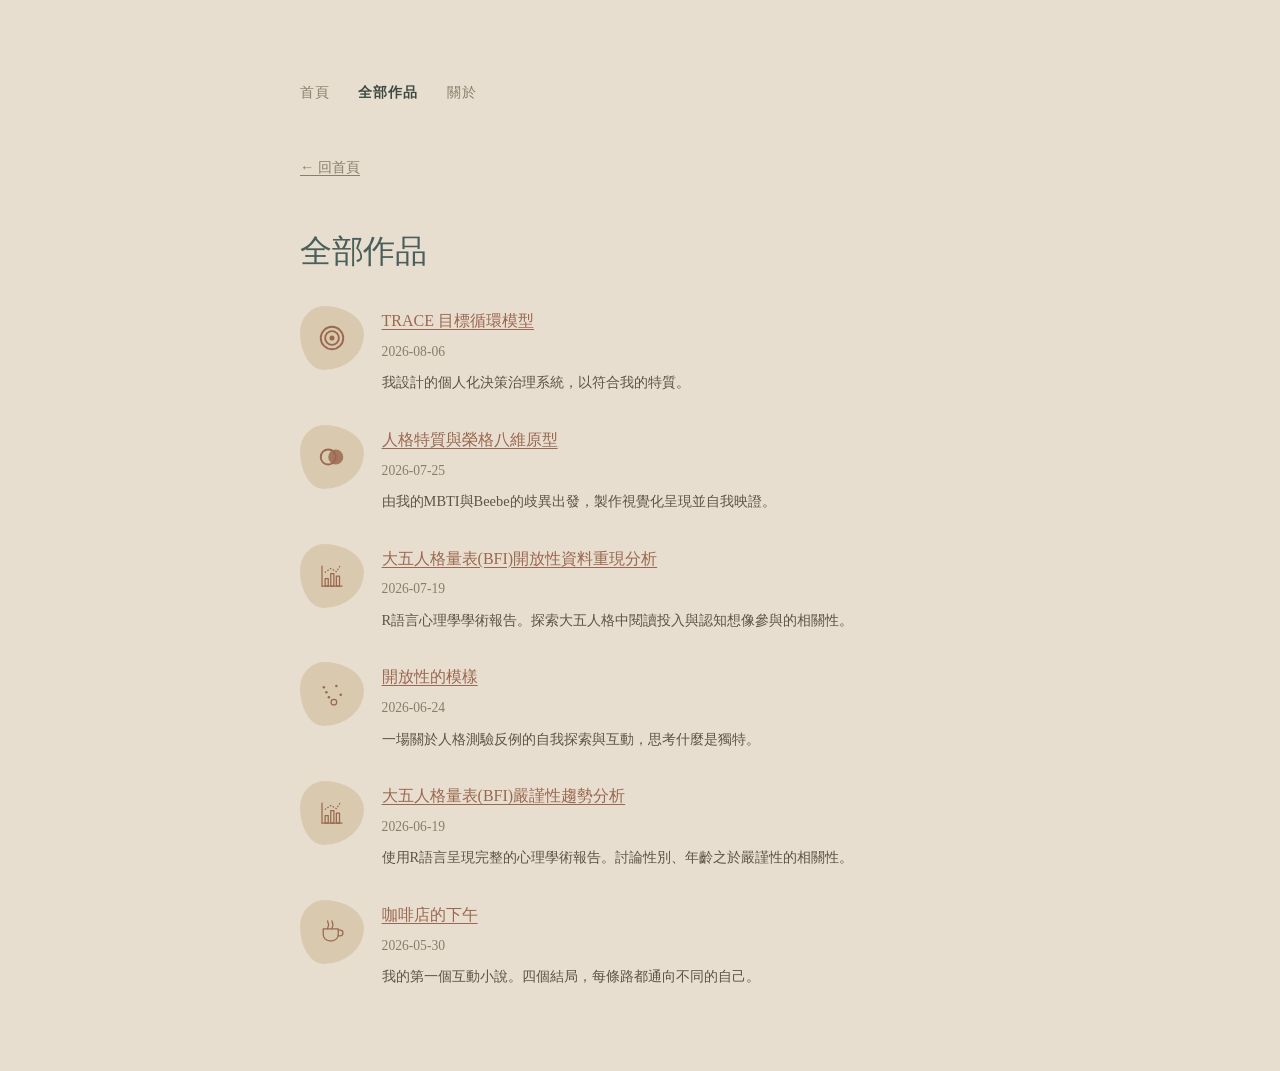
<file: works.html>
<!DOCTYPE html>
<html lang="zh-TW">
<head>
  <meta charset="UTF-8">
  <meta name="viewport" content="width=device-width, initial-scale=1.0">
  <title>全部作品 - Kyle</title>
  <style>
    html {
      min-height: 100%;
    }

    body {
      background: #e8ded0;
      color: #3d4a42;
      font-family: Georgia, serif;
      max-width: 680px;
      margin: 80px auto;
      padding: 0 24px;
      line-height: 1.9;
    }

    h1 {
      color: #4a5f5a;
      font-size: 2rem;
      font-weight: normal;
      letter-spacing: -0.5px;
      margin-bottom: 1.5rem;
    }

    p {
      margin: 0 0 1rem;
    }

    a {
      color: #9a6850;
      text-decoration: underline;
      text-underline-offset: 3px;
    }

    a:hover {
      color: #a68c74;
    }

    .back-link {
      display: block;
      color: #8a7e6a;
      font-size: 0.9rem;
      margin-bottom: 2.5rem;
    }

    /* 作品卡片（跟 index.html 共用同一套樣式） */
    .work-card {
      display: flex;
      align-items: flex-start;
      gap: 1.1rem;
      margin-bottom: 1.75rem;
    }

    .work-thumb {
      flex-shrink: 0;
      width: 64px;
      height: 64px;
      display: flex;
      align-items: center;
      justify-content: center;
      background: #d9c9ae;
      color: #9a6850;
      border-radius: 38% 62% 63% 37% / 41% 44% 56% 59%;
      transition: transform 0.3s ease;
    }

    .work-thumb svg {
      width: 30px;
      height: 30px;
    }

    .work-card:hover .work-thumb {
      transform: scale(1.08) rotate(3deg);
    }

    .work-info a {
      font-size: 1rem;
    }

    .work-date {
      font-size: 0.85rem;
      color: #8a7e6a;
      margin: 0.15rem 0 0.3rem;
    }

    .work-desc {
      font-size: 0.9rem;
      color: #5c5347;
      margin: 0;
    }

        /* 導覽列 */
    nav {
      margin-bottom: 3rem;
      font-size: 0.85rem;
      letter-spacing: 1px;
    }

    nav a {
      color: #8a7e6a;
      text-decoration: none;
      margin-right: 1.5rem;
      text-transform: uppercase;
    }

    nav a:hover {
      color: #4a5f5a;
    }

    nav a.nav-active {
      color: #3d4a42;
      font-weight: bold;
      text-decoration: none;
    }
    /* 當螢幕寬度小於 600px 時（手機） */
    @media (max-width: 600px) {
      body {
        margin: 40px auto;
        padding: 0 16px;
      }
      h1 {
        font-size: 1.6rem;
      }
      .work-thumb {
        width: 52px;
        height: 52px;
      }
      .work-thumb svg {
        width: 26px;
        height: 26px;
      }
    }
  </style>
</head>
<body>
  <nav id="nav-container"></nav>
  <a class="back-link" href="index.html">← 回首頁</a>
  <h1>全部作品</h1>

  <div id="all-works-container"></div>

  <script src="works-render.js"></script>
  <script>
    renderWorks('all-works-container');
  </script>
  <script src="nav.js"></script>
  <script>
    renderNav('nav-container');
  </script>
</body>
</html>
</file>
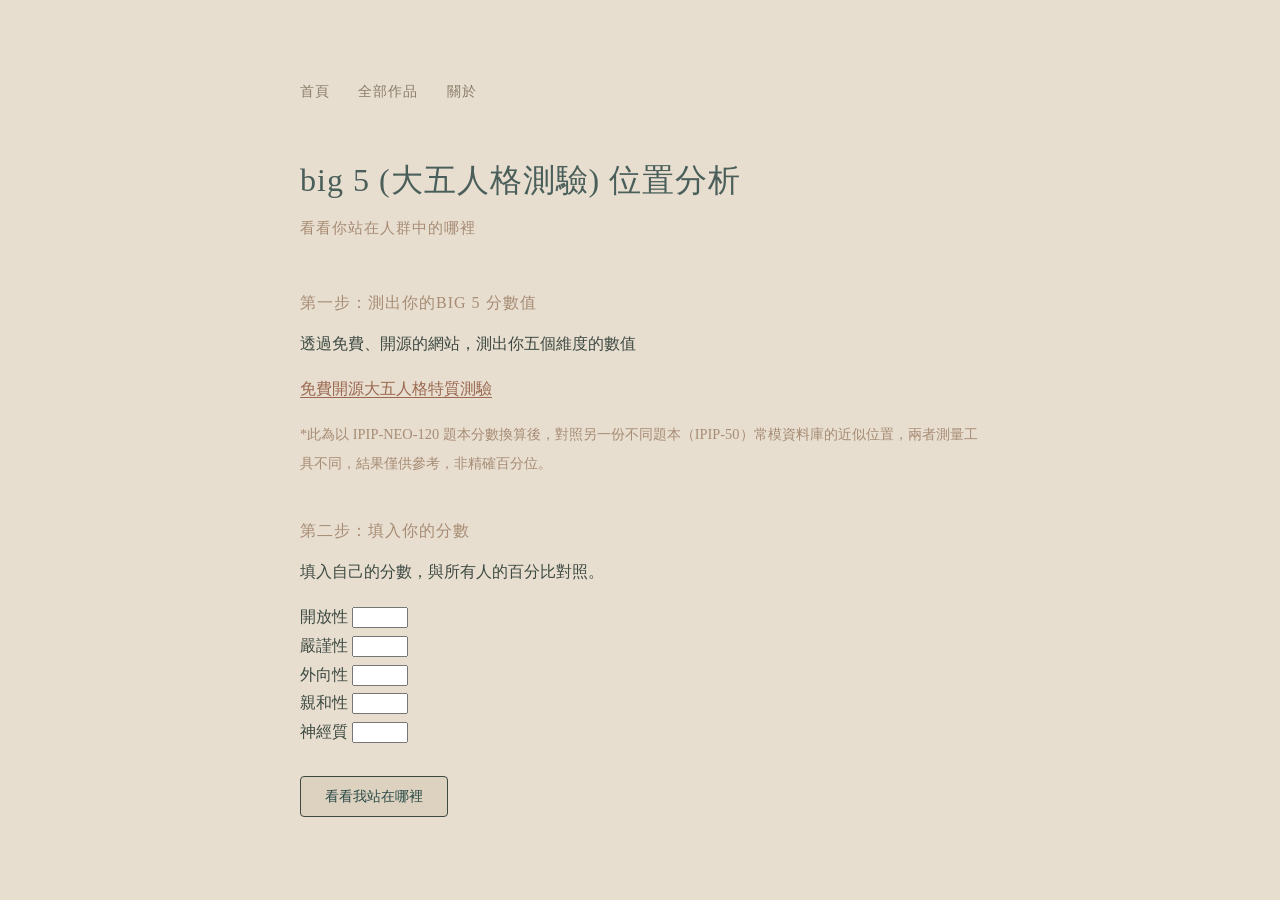
<file: openness/explore.html>
<!DOCTYPE html>
<html lang="zh-Hant">
<head>
    <meta charset="UTF-8">
    <meta name="viewport" content="width=device-width, initial-scale=1.0">
    <title>Big 5 位置分析</title>
    <link rel="stylesheet" href="openness.css">
</head>
<body>
    <nav id="nav-container"></nav>
    <header>
        <h1>big 5 (大五人格測驗) 位置分析</h1>
        <p>看看你站在人群中的哪裡</p>
    </header>

    <h2>第一步：測出你的Big 5 分數值</h1>
    <p>透過免費、開源的網站，測出你五個維度的數值</p>
    <p><a href="https://bigfive-test.com/zh-hant" target="_blank">免費開源大五人格特質測驗</a></p>
    <p2>*此為以 IPIP-NEO-120 題本分數換算後，對照另一份不同題本（IPIP-50）常模資料庫的近似位置，兩者測量工具不同，結果僅供參考，非精確百分位。</p2>
    <h2>第二步：填入你的分數</h1>
    <p>填入自己的分數，與所有人的百分比對照。</p>
    <form id="bfi-form">

    <div class="field">
        <label for="o-score">開放性</label>
        <input type="number" id="o-score" min="24" max="120" step="1"> 
    </div>
    <div class="field">
        <label for="c-score">嚴謹性</label>
        <input type="number" id="c-score" min="24" max="120" step="1">   
    </div>
    <div class="field">
        <label for="e-score">外向性</label>
        <input type="number" id="e-score" min="24" max="120" step="1"> 
    </div>
    <div class="field">
        <label for="a-score">親和性</label>
        <input type="number" id="a-score" min="24" max="120" step="1"> 
    </div>
    <div class="field">
        <label for="n-score">神經質</label>
        <input type="number" id="n-score" min="24" max="120" step="1"> 
    </div>
    <br><button type="submit">看看我站在哪裡</button><br>
</form>
<div id="result-container"></div>
    <!-- 你的故事內容、表單、result-container 都在這裡 -->
    
    <script src="explore.js"></script>

    <script src="../nav.js"></script>
    <script>
    renderNav('nav-container');
    </script>

</body>
</html>
</file>
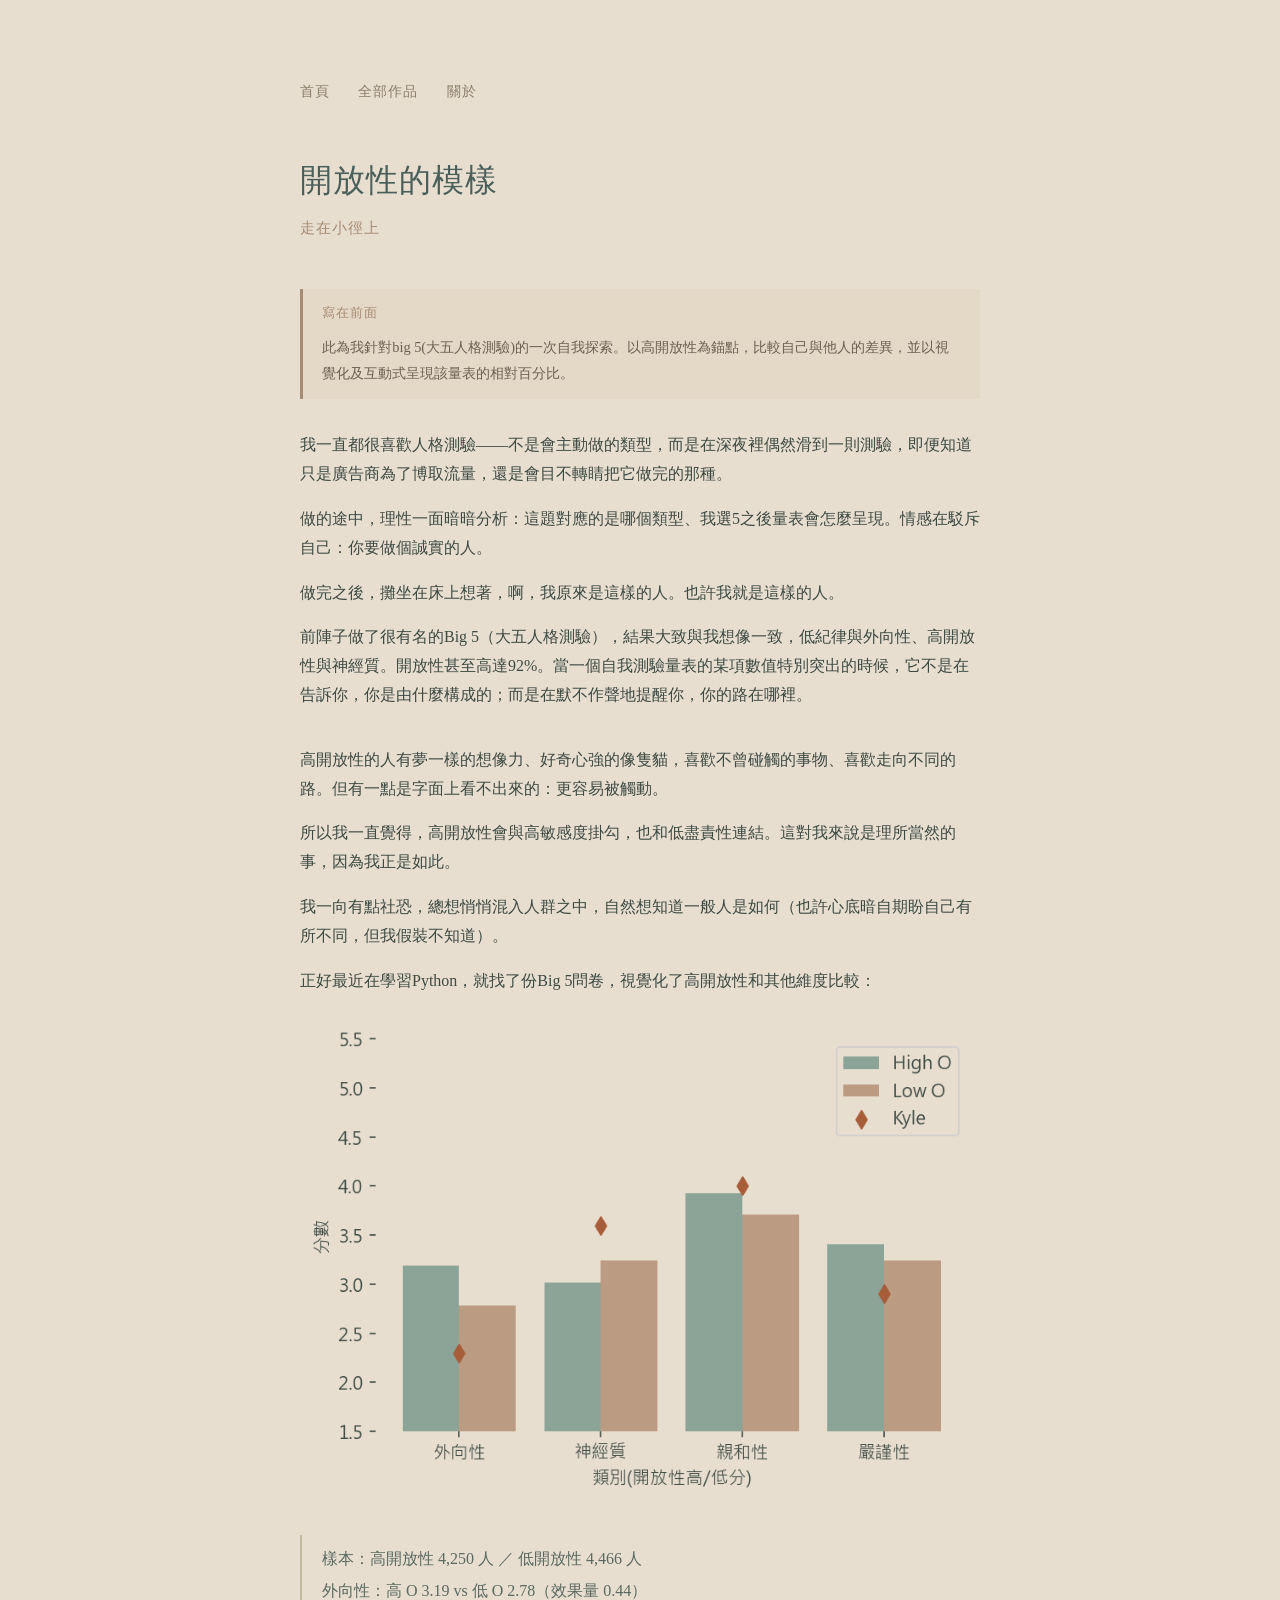
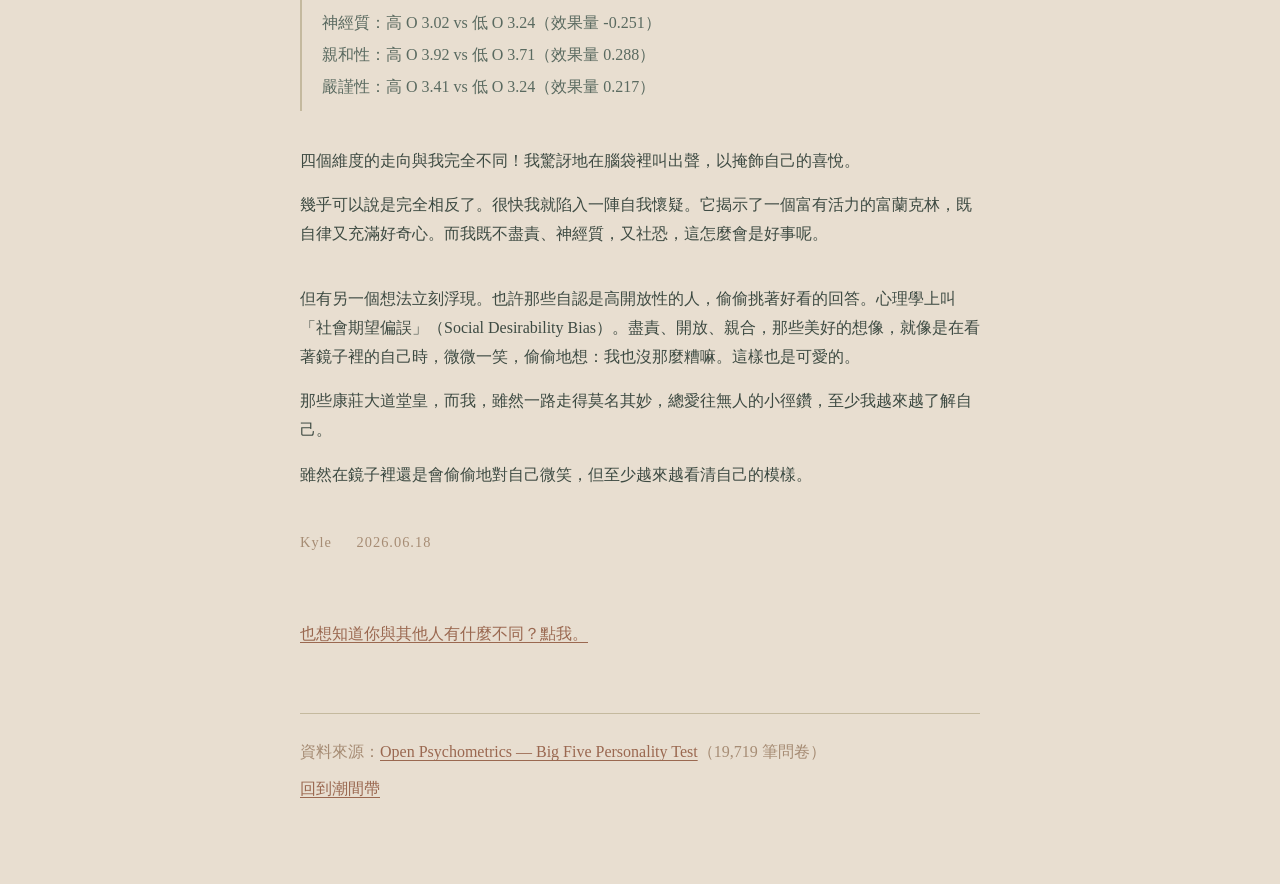
<file: openness/openness.html>
<!DOCTYPE html>
<html lang="zh-Hant">
<head>
    <meta charset="UTF-8">
    <meta name="viewport" content="width=device-width, initial-scale=1.0">
    <title>開放性的模樣</title>
    <link rel="stylesheet" href="openness.css">
</head>
<body>
    <nav id="nav-container"></nav>
    <header>
        <h1>開放性的模樣</h1>
        <p>走在小徑上</p>
    </header>

    <main>
        <div class="version-notes">
        <h3>寫在前面</h3>
        <p>
            此為我針對big 5(大五人格測驗)的一次自我探索。以高開放性為錨點，比較自己與他人的差異，並以視覺化及互動式呈現該量表的相對百分比。
        </p>
        </div>
        
        <section id="story">
            <p>
                我一直都很喜歡人格測驗——不是會主動做的類型，而是在深夜裡偶然滑到一則測驗，即便知道只是廣告商為了博取流量，還是會目不轉睛把它做完的那種。
            </p>
            <p>
                做的途中，理性一面暗暗分析：這題對應的是哪個類型、我選5之後量表會怎麼呈現。情感在駁斥自己：你要做個誠實的人。
            </p>
            <p>
                做完之後，攤坐在床上想著，啊，我原來是這樣的人。也許我就是這樣的人。
            </p>
            <p>
                前陣子做了很有名的Big 5（大五人格測驗），結果大致與我想像一致，低紀律與外向性、高開放性與神經質。開放性甚至高達92%。當一個自我測驗量表的某項數值特別突出的時候，它不是在告訴你，你是由什麼構成的；而是在默不作聲地提醒你，你的路在哪裡。
            </p>
        </section>

        <section id="openness">
            <p>
                高開放性的人有夢一樣的想像力、好奇心強的像隻貓，喜歡不曾碰觸的事物、喜歡走向不同的路。但有一點是字面上看不出來的：更容易被觸動。
            </p>
            <p>
                所以我一直覺得，高開放性會與高敏感度掛勾，也和低盡責性連結。這對我來說是理所當然的事，因為我正是如此。
            </p>
            <p>
                我一向有點社恐，總想悄悄混入人群之中，自然想知道一般人是如何（也許心底暗自期盼自己有所不同，但我假裝不知道）。
            </p>
            <p>
                正好最近在學習Python，就找了份Big 5問卷，視覺化了高開放性和其他維度比較：
            </p>
            <figure>
                <img src="openness_comparison.png" alt="高開放性與低開放性在外向性、神經質、親和性、盡責性四個維度上的平均分數比較圖">
            </figure>
            <div id="summary-container"></div>
        </section>

        <section id="contradiction">
            <p>
                四個維度的走向與我完全不同！我驚訝地在腦袋裡叫出聲，以掩飾自己的喜悅。
            </p>
            <p>
                幾乎可以說是完全相反了。很快我就陷入一陣自我懷疑。它揭示了一個富有活力的富蘭克林，既自律又充滿好奇心。而我既不盡責、神經質，又社恐，這怎麼會是好事呢。
            </p>
        </section>

        <section id="reflection">
            <p>
                但有另一個想法立刻浮現。也許那些自認是高開放性的人，偷偷挑著好看的回答。心理學上叫「社會期望偏誤」（Social Desirability Bias）。盡責、開放、親合，那些美好的想像，就像是在看著鏡子裡的自己時，微微一笑，偷偷地想：我也沒那麼糟嘛。這樣也是可愛的。
            </p>
            <p>
                那些康莊大道堂皇，而我，雖然一路走得莫名其妙，總愛往無人的小徑鑽，至少我越來越了解自己。
            </p>
            <p>
                雖然在鏡子裡還是會偷偷地對自己微笑，但至少越來越看清自己的模樣。
            </p>
            <p class="signature">Kyle &emsp; 2026.06.18</p>
        </section>
        <br><p class="invitation"><a href="explore.html">也想知道你與其他人有什麼不同？點我。</a></p>
    </main>

    <footer>
        <p>資料來源：<a href="https://openpsychometrics.org/_rawdata/" target="_blank">Open Psychometrics — Big Five Personality Test</a>（19,719 筆問卷）</p>
        <p><a href="https://kylty.github.io/my-site/">回到潮間帶</a></p>
    </footer>

    <script src="openness.js"></script>
    <script src="../nav.js"></script>
    <script>
    renderNav('nav-container');
    </script>
</body>
</html>
</file>
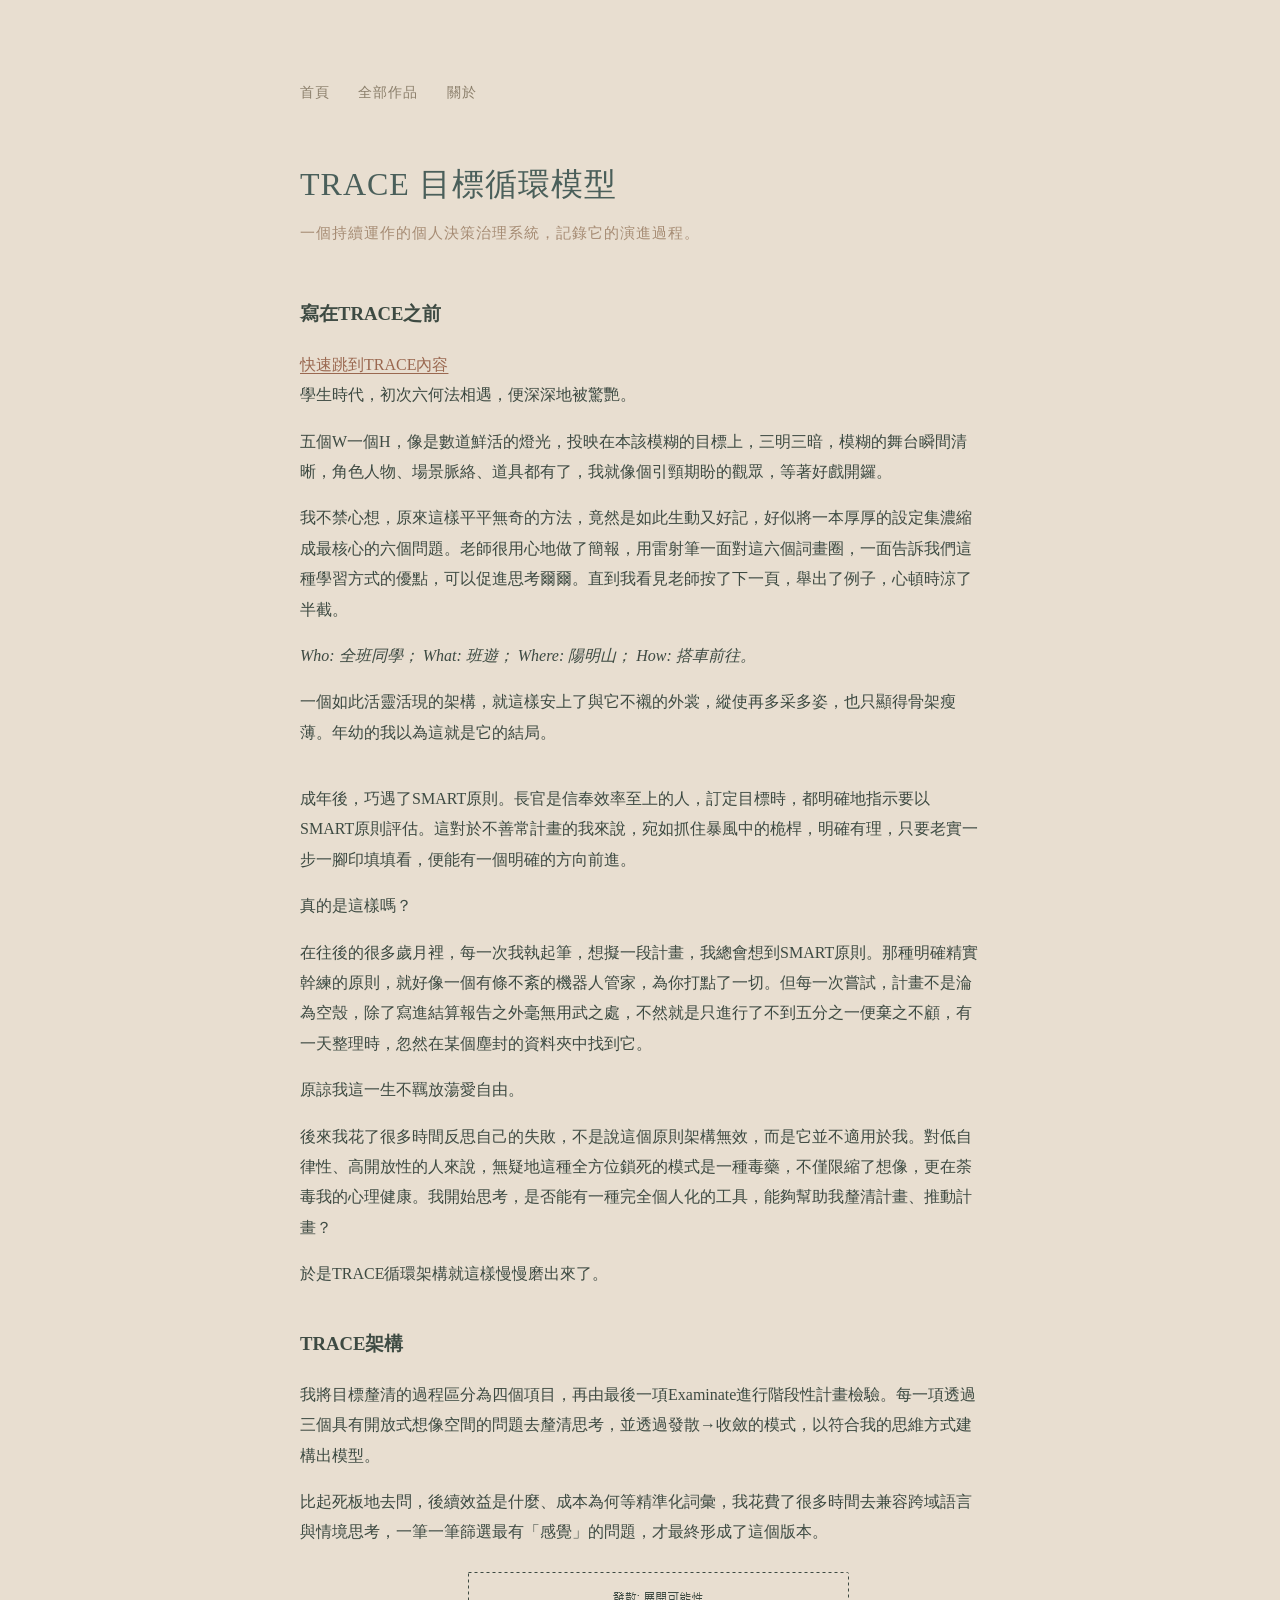
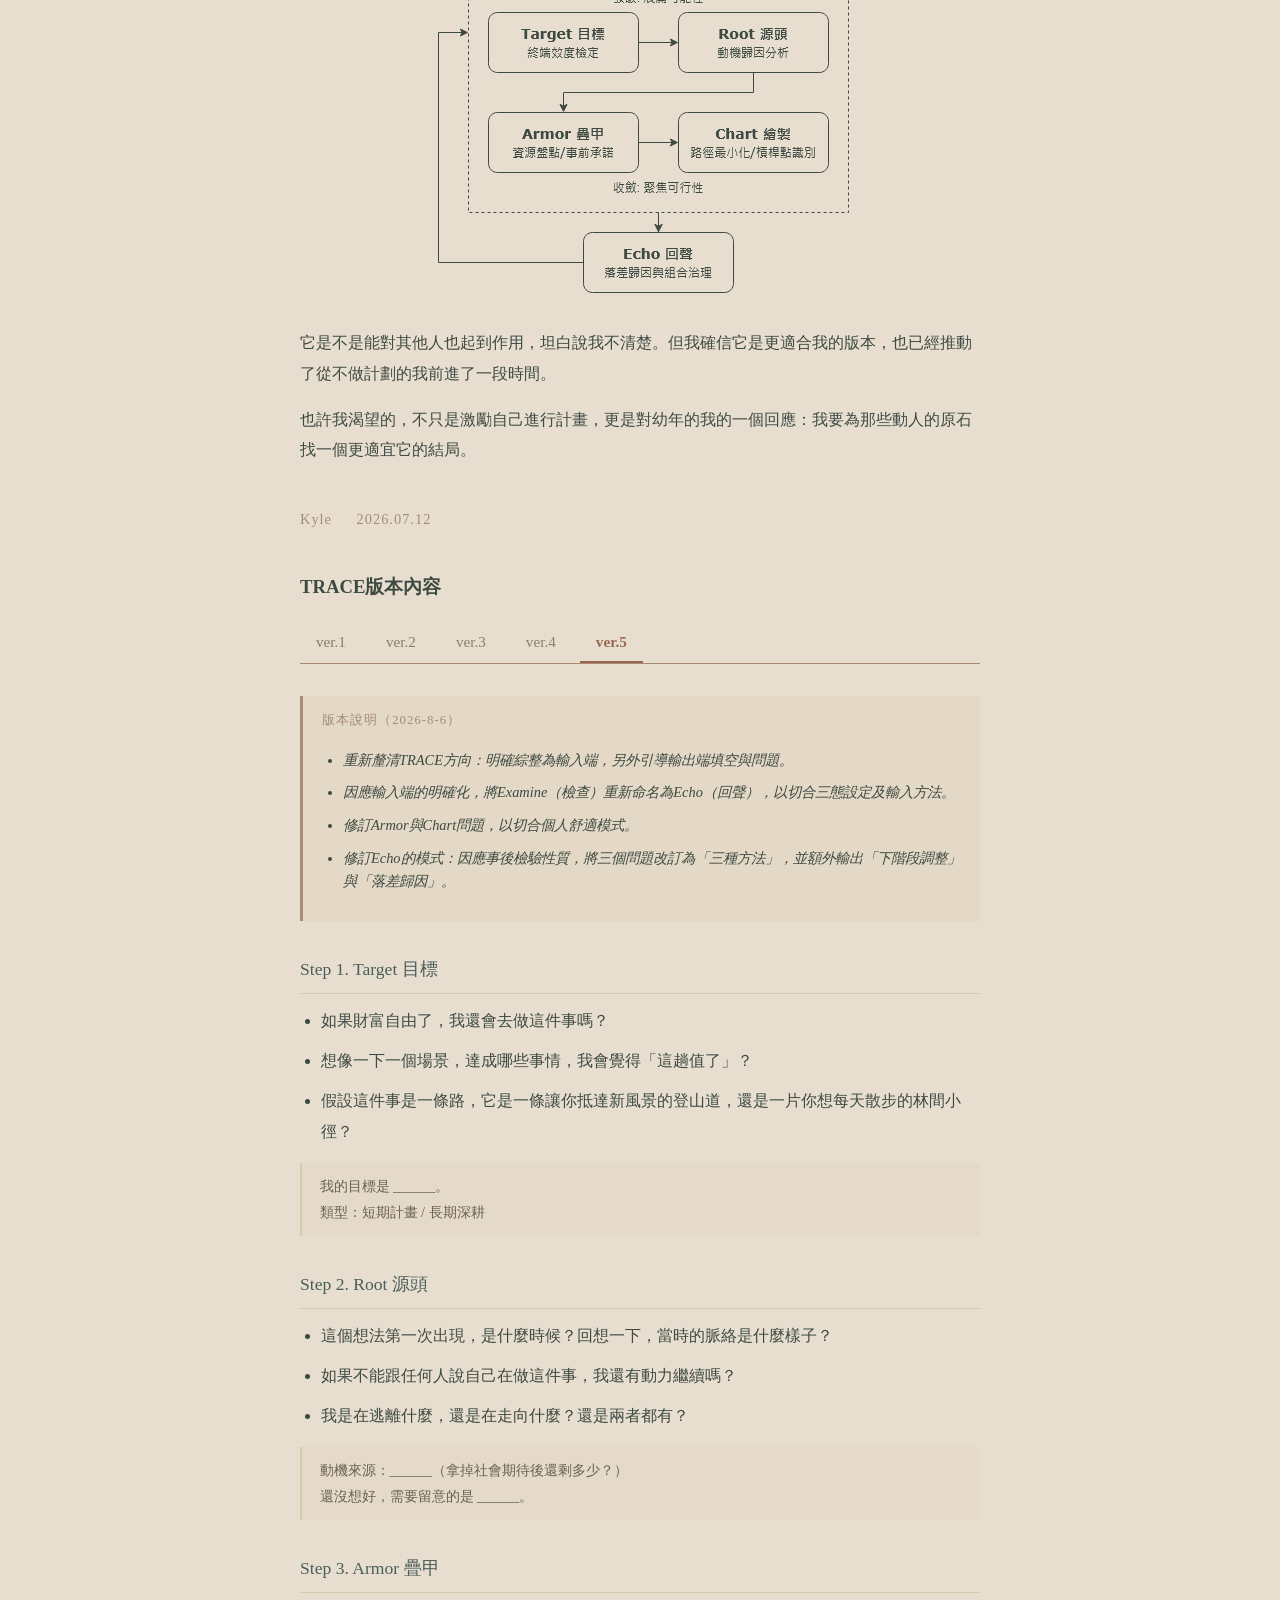
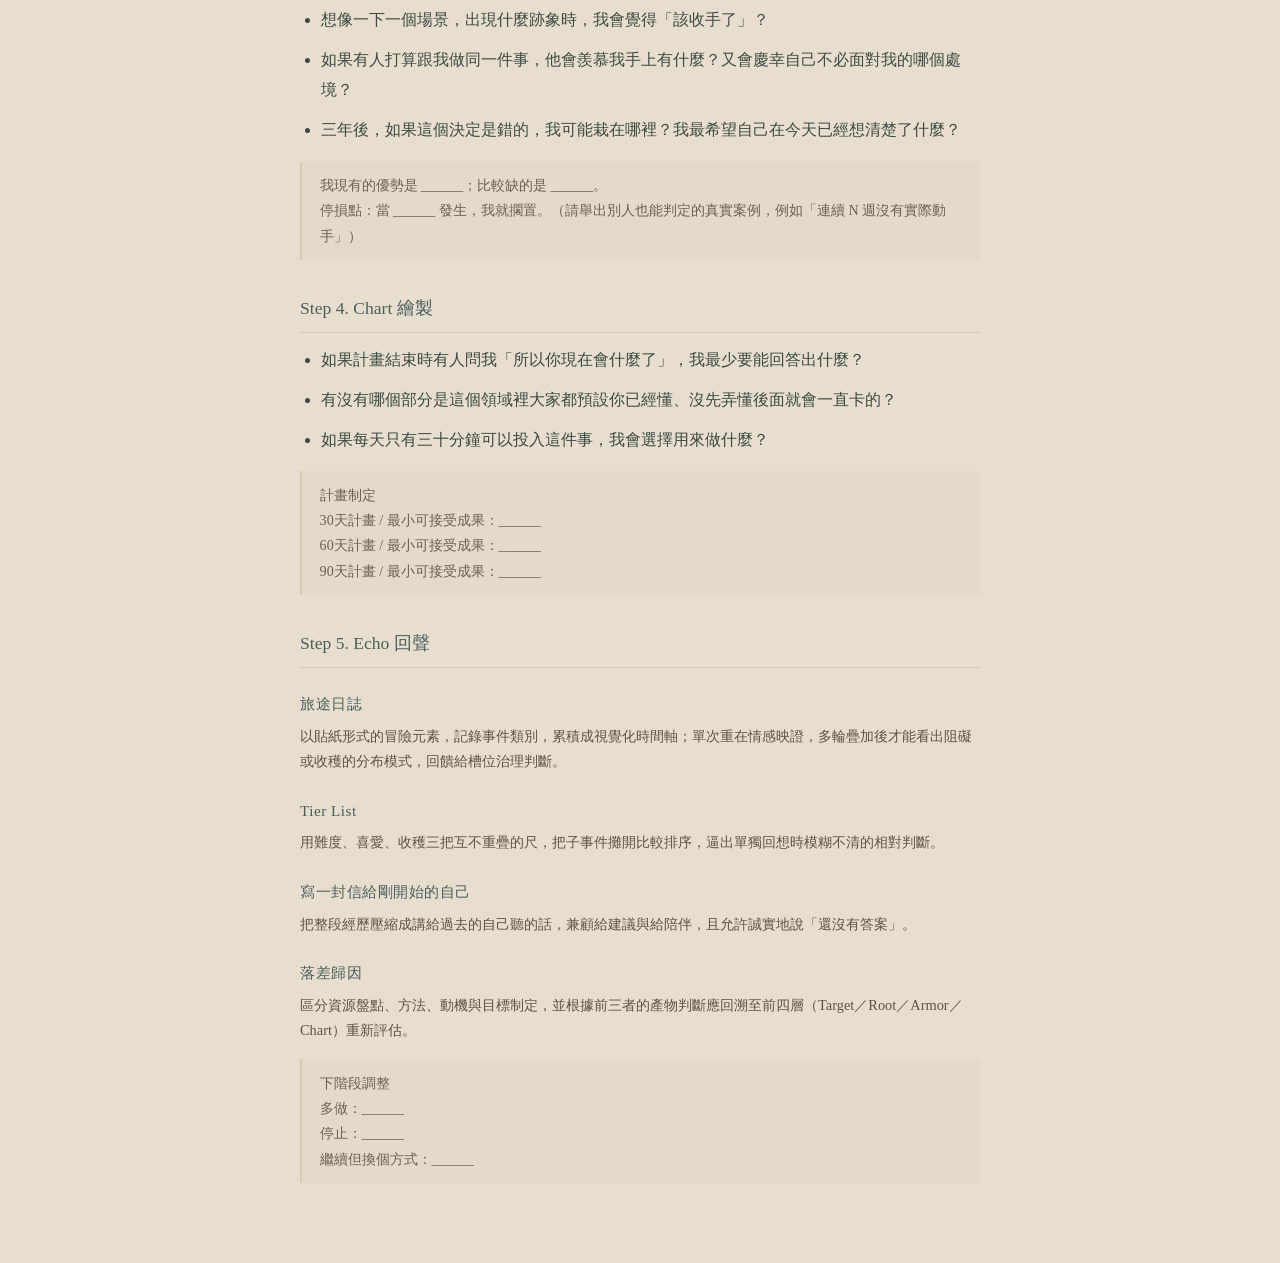
<file: TRACE/trace_index.html>
<!DOCTYPE html>
<html lang="zh-TW">
<head>
  <meta charset="UTF-8">
  <meta name="viewport" content="width=device-width, initial-scale=1.0">
  <title>TRACE 目標循環模型 - Kyle</title>
  <style>
    body {
      background-color: #e8ded0;
      color: #3d4a42;
      font-family: Georgia, serif;
      max-width: 680px;
      margin: 80px auto;
      padding: 0 24px;
      line-height: 1.9;
    }

    /* ── 標題區 ── */
    header {
        margin-bottom: 3rem;
    }

    header h1 {
        font-family: Georgia, serif;
        font-size: 2rem;
        font-weight: normal;
        color: #4a5f5a;                /* 深海墨綠——最深的顏色留給標題 */
        letter-spacing: 1px;
        margin-bottom: 0.25rem;
    }

    header p {
        color: #a68c74;                /* 乾沙輔助色——像退潮後沙上的水痕 */
        font-weight: normal;    
        font-size: 0.95rem;
        letter-spacing: 1px;
    }

    p {
      margin: 0 0 1rem;
    }

    h1 {
      color: #4a5f5a;
      font-size: 2rem;
      font-weight: normal;
      letter-spacing: -0.5px;
      margin-bottom: 0.25rem;
    }

    /* ── 各區塊的間距 ── */
    section {
        margin-bottom: 2.25rem;
    }

    figure {
        margin: 1.5rem 0;
        text-align: center;
    }

    figure img {
        max-width: 100%;
        border-radius: 4px;
    }

    .tagline {
      color: #8a7e6a;
      font-size: 1rem;
      margin-bottom: 2.5rem;
    }

    nav {
      margin-bottom: 3rem;
      font-size: 0.85rem;
      letter-spacing: 1px;
    }

    nav a {
      color: #8a7e6a;
      text-decoration: none;
      margin-right: 1.5rem;
      text-transform: uppercase;
    }

    nav a:hover {
      color: #4a5f5a;
    }

    nav a.nav-active {
      color: #3d4a42;
      font-weight: bold;
    }

    /* ── 簽名 ── */
    .signature {
        margin-top: 2.5rem;
        color: #a68c74;
        font-size: 0.9rem;
        letter-spacing: 1px;
    }

    /* 標籤按鈕列 */
    .tabs {
      display: flex;
      gap: 0.5rem;
      margin-bottom: 2rem;
      border-bottom: 1px solid #a68c74;
      padding-bottom: 0;
    }

    .tab-btn {
      background: none;
      border: none;
      font-family: Georgia, serif;
      font-size: 0.95rem;
      color: #8a7e6a;
      padding: 0.6rem 1rem;
      cursor: pointer;
      border-bottom: 2px solid transparent;
      transition: color 0.2s, border-color 0.2s;
    }

    .tab-btn:hover {
      color: #4a5f5a;
    }

    .tab-btn.active {
      color: #9a6850;
      border-bottom: 2px solid #9a6850;
      font-weight: bold;
    }

    /* ── 連結 ── */
    a {
        color: #9a6850;                /* 招潮蟹的鏽橘——整頁唯一的暖色強調 */
        text-decoration: underline;
        text-underline-offset: 3px;
    }

    a:hover {
        color: #a68c74;
    }

    /* 引言區塊 */
    .version-notes {
      background: rgba(217, 201, 174, 0.3);
      border-left: 3px solid #a68c74;
      padding: 0.8rem 1.2rem;
      margin-bottom: 2rem;
    }

    #trace-content .version-notes h3 {
    margin: 0 0 0.6rem;
    font-style: normal;
    font-size: 0.8rem;
    text-transform: uppercase;
    letter-spacing: 1px;
    color: #a68c74;
    font-weight: normal;
    border-bottom: none;
  }

    .version-notes ul {
      margin: 0;
      padding-left: 1.2rem;
    }

    .version-notes li {
      font-size: 0.9rem;
      font-style: italic;
      color: #6b6153;
      line-height: 1.6;
      margin-bottom: 0.4rem;
    }
    /* 內容區塊 */
    #trace-content h3 {
      color: #4a5f5a;
      font-size: 1.1rem;
      font-weight: normal;
      margin-top: 2rem;
      margin-bottom: 0.75rem;
      border-bottom: 1px solid #d9c9ae;
      padding-bottom: 0.4rem;
    }

    #trace-content ul {
      margin: 0 0 1rem;
      padding-left: 1.3rem;
    }

    #trace-content li {
      margin-bottom: 0.6rem;
      color: #3d4a42;
    }

    #trace-content h4 {
      color: #4a5f5a;
      font-size: 0.95rem;
      font-weight: normal;
      letter-spacing: 0.5px;
      margin: 1.4rem 0 0.3rem;
    }

    #trace-content h4 + p {
      font-size: 0.9rem;
      color: #5c5347;
      line-height: 1.75;
      margin: 0 0 0.5rem;
    }

    .step-output {
      white-space: pre-line;
      background: rgba(217, 201, 174, 0.22);
      border-left: 2px solid #d9c9ae;
      padding: 0.7rem 1.1rem;
      margin: 1rem 0 0;
      font-size: 0.88rem;
      color: #6b6153;
      line-height: 1.8;
    }

    #trace-content strong {
      color: #9a6850;
    }

    #trace-content del {
      color: #a68c74;
      opacity: 0.6;
    }

    #trace-content mark {
      background: #e8c4a8;
      color: #6b3d1f;
      padding: 0.05em 0.2em;
      border-radius: 2px;
    }

    @media (max-width: 600px) {
      body {
        margin: 40px auto;
        padding: 0 16px;
      }
      h1 {
        font-size: 1.6rem;
      }
      .tabs {
        flex-wrap: wrap;
      }
    }
  </style>
</head>
<body>
  <nav id="nav-container"></nav>
  <header>
    <h1>TRACE 目標循環模型</h1>
    <p>一個持續運作的個人決策治理系統，記錄它的演進過程。</p>
  </header>
    <section id="origin">
      <h3>寫在TRACE之前</h3>
      <a href= "trace_index.html#version">快速跳到TRACE內容</a>
      <p>學生時代，初次六何法相遇，便深深地被驚艷。</p>
      <p>五個W一個H，像是數道鮮活的燈光，投映在本該模糊的目標上，三明三暗，模糊的舞台瞬間清晰，角色人物、場景脈絡、道具都有了，我就像個引頸期盼的觀眾，等著好戲開鑼。</p>
      <p>我不禁心想，原來這樣平平無奇的方法，竟然是如此生動又好記，好似將一本厚厚的設定集濃縮成最核心的六個問題。老師很用心地做了簡報，用雷射筆一面對這六個詞畫圈，一面告訴我們這種學習方式的優點，可以促進思考爾爾。直到我看見老師按了下一頁，舉出了例子，心頓時涼了半截。</p>
      <p><i>Who: 全班同學； What: 班遊； Where: 陽明山； How: 搭車前往。</i></p>
      <p>一個如此活靈活現的架構，就這樣安上了與它不襯的外裳，縱使再多采多姿，也只顯得骨架瘦薄。年幼的我以為這就是它的結局。</p>
      </section>
    <section id="SMART">
      <p>成年後，巧遇了SMART原則。長官是信奉效率至上的人，訂定目標時，都明確地指示要以SMART原則評估。這對於不善常計畫的我來說，宛如抓住暴風中的桅桿，明確有理，只要老實一步一腳印填填看，便能有一個明確的方向前進。</p>      
      <p>真的是這樣嗎？</p>
      <p>在往後的很多歲月裡，每一次我執起筆，想擬一段計畫，我總會想到SMART原則。那種明確精實幹練的原則，就好像一個有條不紊的機器人管家，為你打點了一切。但每一次嘗試，計畫不是淪為空殼，除了寫進結算報告之外毫無用武之處，不然就是只進行了不到五分之一便棄之不顧，有一天整理時，忽然在某個塵封的資料夾中找到它。</p>
      <p>原諒我這一生不羈放蕩愛自由。</p>
      <p>後來我花了很多時間反思自己的失敗，不是說這個原則架構無效，而是它並不適用於我。對低自律性、高開放性的人來說，無疑地這種全方位鎖死的模式是一種毒藥，不僅限縮了想像，更在荼毒我的心理健康。我開始思考，是否能有一種完全個人化的工具，能夠幫助我釐清計畫、推動計畫？</p>
      <p>於是TRACE循環架構就這樣慢慢磨出來了。</p>
    </section>
    <section id="intro">
      <h3>TRACE架構</h3>
      <p>我將目標釐清的過程區分為四個項目，再由最後一項Examinate進行階段性計畫檢驗。每一項透過三個具有開放式想像空間的問題去釐清思考，並透過發散→收斂的模式，以符合我的思維方式建構出模型。</p>
      <p>比起死板地去問，後續效益是什麼、成本為何等精準化詞彙，我花費了很多時間去兼容跨域語言與情境思考，一筆一筆篩選最有「感覺」的問題，才最終形成了這個版本。</p>
      <figure>
        <img src="trace_architecture_flow.png" alt="TRACE循環架構圖">
     </figure>
      <p>它是不是能對其他人也起到作用，坦白說我不清楚。但我確信它是更適合我的版本，也已經推動了從不做計劃的我前進了一段時間。</p>
      <p>也許我渴望的，不只是激勵自己進行計畫，更是對幼年的我的一個回應：我要為那些動人的原石找一個更適宜它的結局。</p>
      <p class = "signature">Kyle &emsp; 2026.07.12</p>
    </section>
    <section id="version">
     <h3>TRACE版本內容</h3>
    <div class="tabs">
    <button class="tab-btn" data-version="ver1">ver.1</button>
    <button class="tab-btn" data-version="ver2">ver.2</button>
    <button class="tab-btn" data-version="ver3">ver.3</button>
    <button class="tab-btn" data-version="ver4">ver.4</button>
    <button class="tab-btn" data-version="ver5">ver.5</button>
  </div>

  <div id="trace-content"></div>

  <script src="trace.js"></script>
  <script src="../nav.js"></script>
  <script>
    renderNav('nav-container');
  </script>
  </section>
</body>
</html>
</file>
<file: openness/openness.css>
/* ── 基礎設定 ── */
body {
    background-color: #e8ded0;
    color: #3d4a42;                /* 深潮池綠——不是純黑，帶有海的底色 */
    font-family: Georgia, serif;
    max-width: 680px;
    margin: 80px auto;
    padding: 0 24px;
    line-height: 1.8;
}

/* ── 標題區 ── */
header {
    margin-bottom: 3rem;
}

header h1 {
    font-family: Georgia, serif;
    font-size: 2rem;
    font-weight: normal;
    color: #4a5f5a;                /* 深海墨綠——最深的顏色留給標題 */
    letter-spacing: 1px;
    margin-bottom: 0.25rem;
}

header p {
    color: #a68c74;                /* 乾沙輔助色——像退潮後沙上的水痕 */
    font-weight: normal;    
    font-size: 0.95rem;
    letter-spacing: 1px;
}

/* ── 段落 ── */
p {
    margin: 0 0 1rem;
    font-size: 1rem;
}

p2 {
    color: #a68c74;
    margin: 0 0 1 rem;
    font-size: 0.9rem;
}

h1 {
    color: #4a5f5a;
    font-size: 2rem;
    font-weight: normal;
    letter-spacing: -0.5px;
    margin-bottom: 0.25rem;
}

h2 {
    font-size: 1rem;
    font-weight: normal;
    color: #a68c74;
    margin-top: 2.5rem;
    margin-bottom: 0.75rem;
    text-transform: uppercase;
    letter-spacing: 1px;
}

/* ── 各區塊的間距 ── */
section {
    margin-bottom: 2.25rem;
}

/* ── 圖表區 ── */
figure {
    margin: 1.5rem 0;
    text-align: center;
}

figure img {
    max-width: 100%;
    border-radius: 4px;
}

figcaption {
    font-size: 0.85rem;
    color: #8a7e6a;
    margin-top: 0.5rem;
}

.track {
    position: relative;   /* 讓它成為內部元素的「定位基準」 */
    width: 100%;
    height: 8px;
    background-color: #c4b99e;
    border-radius: 4px;
    margin-bottom: 1.5rem;
}

.marker {
    position: absolute;   /* 讓它可以用 left/top 自由定位 */
    top: -4px;
    width: 16px;
    height: 16px;
    border-radius: 50%;
    background-color: #a85d3a;
}

  .version-notes {
    background: rgba(217, 201, 174, 0.3);
    border-left: 3px solid #a68c74;
    padding: 0.8rem 1.2rem;
    margin-top: 2rem;
    margin-bottom: 2rem;
  }

  .version-notes h3 {
    margin: 0 0 0.6rem;
    font-size: 0.8rem;
    text-transform: uppercase;
    letter-spacing: 1px;
    color: #a68c74;
    font-weight: normal;
  }

  .version-notes p {
    font-size: 0.9rem;
    color: #6b6153;
    line-height: 1.8;
    margin: 0;
  }

/* ── 按鈕區 ── */
button {
    font-family: Georgia, serif;
    font-size: 0.9rem;
    color: #2b4a46;
    background: linear-gradient(to right, #8c9690 50%, #ddd2c0 50%);
    background-size: 200% 100.5%;
    border: 1px solid #3d4a42;
    background-position: right bottom;
    border-radius: 4px;
    padding: 10px 24px;
    cursor: pointer;
    transition: all 0.5s ease-out;
}

button:hover {
    background-position: left bottom;  /* 滑鼠移上去之後 */
    color: #e8ded0;
    border: 1px solid #ddd2c0;
}

/* ── JSON 摘要容器 ── */
#summary-container {
    font-size: 0.9rem;
    color: #5a6a60;                /* 潮池中間色——比正文稍淡，標記為補充資訊 */
    margin: 1.5rem 0;
    padding: 1rem 1.25rem;
    border-left: 2px solid #c4b99e;  /* 濕沙色邊線 */
    line-height: 1;
}

#summary-container p:last-child {
    margin-bottom: 0;
}

/* ── 簽名 ── */
.signature {
    margin-top: 2.5rem;
    color: #a68c74;
    font-size: 0.9rem;
    letter-spacing: 1px;
}

/* ── 連結 ── */
a {
    color: #9a6850;                /* 招潮蟹的鏽橘——整頁唯一的暖色強調 */
    text-decoration: underline;
    text-underline-offset: 3px;
}

a:hover {
    color: #a68c74;
}

/* ── 頁尾 ── */
footer {
    margin-top: 4rem;
    padding-top: 1.5rem;
    border-top: 1px solid #c4b99e;
    font-size: 0.85rem;
    color: #a68c74;
}

footer p {
    margin-bottom: 0.5rem;
}
/* 導覽列 */
nav {
  margin-bottom: 3rem;
  font-size: 0.85rem;
  letter-spacing: 1px;
}

nav a {
  color: #8a7e6a;
  text-decoration: none;
  margin-right: 1.5rem;
  text-transform: uppercase;
}

nav a:hover {
  color: #4a5f5a;
}

nav a.nav-active {
  color: #3d4a42;
  font-weight: bold;
  text-decoration: none;
}
/* ── 手機版 ── */
@media (max-width: 600px) {
    body {
        margin: 40px auto;
        padding: 0 16px;
    }

    header h1 {
        font-size: 1.6rem;
    }

    header {
        margin-bottom: 2rem;
    }
}
</file>
